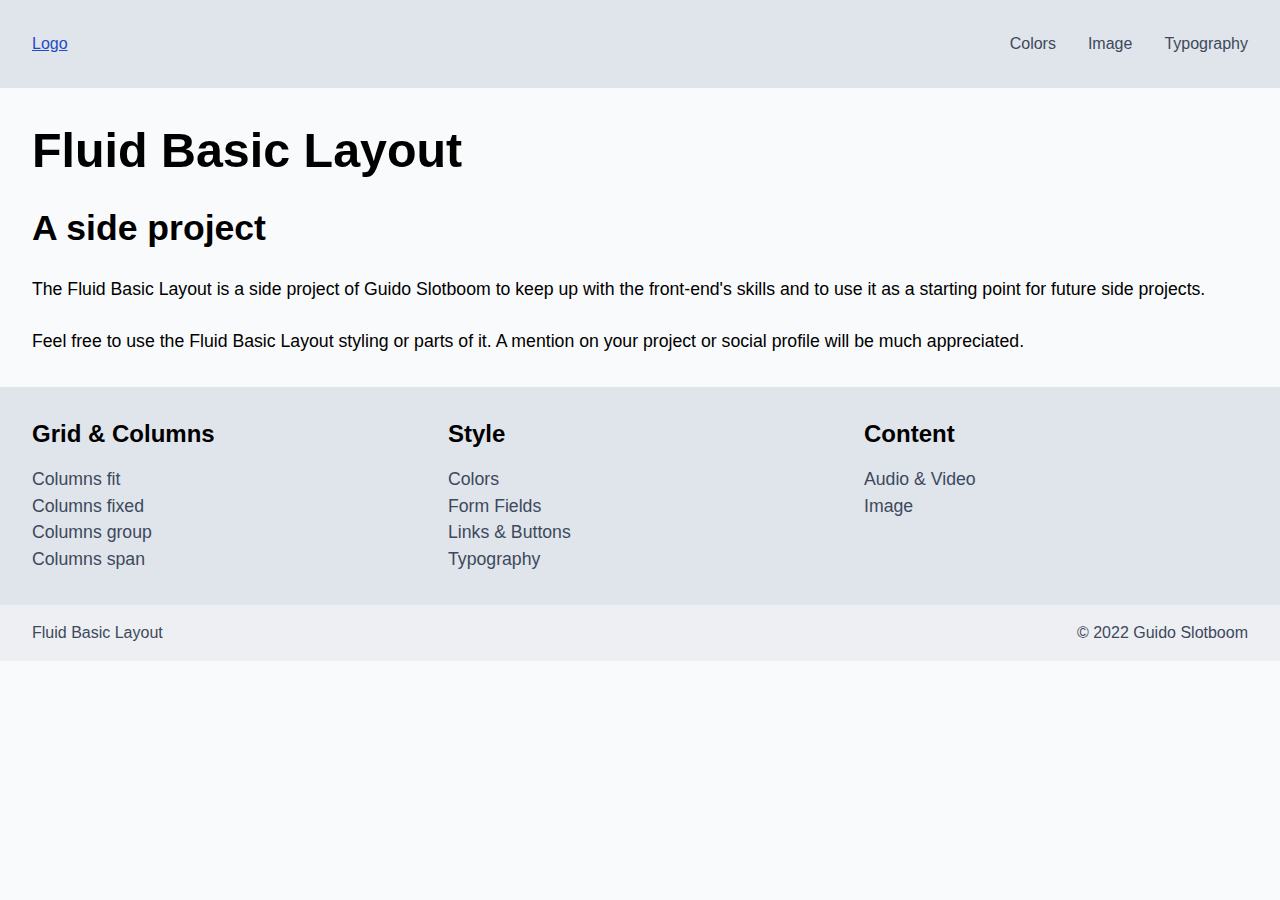
<file: index.html>
<!DOCTYPE html>
<html>
<head>
    <title>Fluid Basic Layout</title>
    <meta name="viewport" content="width=device-width, initial-scale=1">
    <link rel="stylesheet" href="assets/css/reset.css">
    <link rel="stylesheet" href="assets/css/variables.css">
    <link rel="stylesheet" href="assets/css/layout.css">
    <link rel="stylesheet" href="assets/css/base.css">
    <link rel="stylesheet" href="assets/css/typography.css">
    <link rel="stylesheet" href="assets/css/theme.css">
    <link rel="stylesheet" href="assets/css/utilities.css">
</head>
<body>
<div class="page">
    <header class="page__header">
        <div class="header__row">
            <div class="flex">
                <a class="logo" href="index.html">Logo</a>
                <div>
                    <nav>
                        <a href="colors.html">Colors</a>
                        <a href="image.html">Image</a>
                        <a href="typography.html">Typography</a>
                    </nav>
                </div>
            </div>
        </div>
    </header>
    <div class="page__content">
        <div class="content__row">

            <div class="grid grid-cols">
                <div class="col col-span-12">
                    <h1>Fluid Basic Layout</h1>

                    <h2>A side project</h2>
                    <p>The Fluid Basic Layout is a side project of Guido Slotboom to keep up with the front-end's skills and to use it as a starting point for future side projects.</p>
                    <p>Feel free to use the Fluid Basic Layout styling or parts of it. A mention on your project or social profile will be much appreciated.</p>
                </div>
            </div>

        </div>
    </div>
    <footer class="page__footer">

        <div class="footer__row">
            <div class="grid grid-cols">
                <div class="col col-span-4">
                    <h4>Grid &amp; Columns</h4>
                    <ul>
                        <li><a href="columns-fit.html">Columns fit</a></li>
                        <li><a href="columns-fixed.html">Columns fixed</a></li>
                        <li><a href="columns-group.html">Columns group</a></li>
                        <li><a href="columns-span.html">Columns span</a></li>
                    </ul>
                </div>
                <div class="col col-span-4">
                    <h4>Style</h4>
                    <ul>
                        <li><a href="colors.html">Colors</a></li>
                        <li><a href="form-fields.html">Form Fields</a></li>
                        <li><a href="links-buttons.html">Links &amp; Buttons</a></li>
                        <li><a href="typography.html">Typography</a></li>
                    </ul>
                </div>
                <div class="col col-span-4">
                    <h4>Content</h4>
                    <ul>
                        <li><a href="audio-video.html">Audio &amp; Video</a></li>
                        <li><a href="image.html">Image</a></li>
                    </ul>
                </div>
            </div>
        </div>

        <div class="footer__row">
            <div class="flex">
                <div>
                    <a href="https://github.com/guidoslotboom/fluid-basic-layout" target="_blank">Fluid Basic Layout</a>
                </div>
                <div>
                    <a href="https://github.com/guidoslotboom" target="_blank">© 2022 Guido Slotboom</a>
                </div>
            </div>
        </div>

    </footer>
</div>
</body>
</html>
</file>
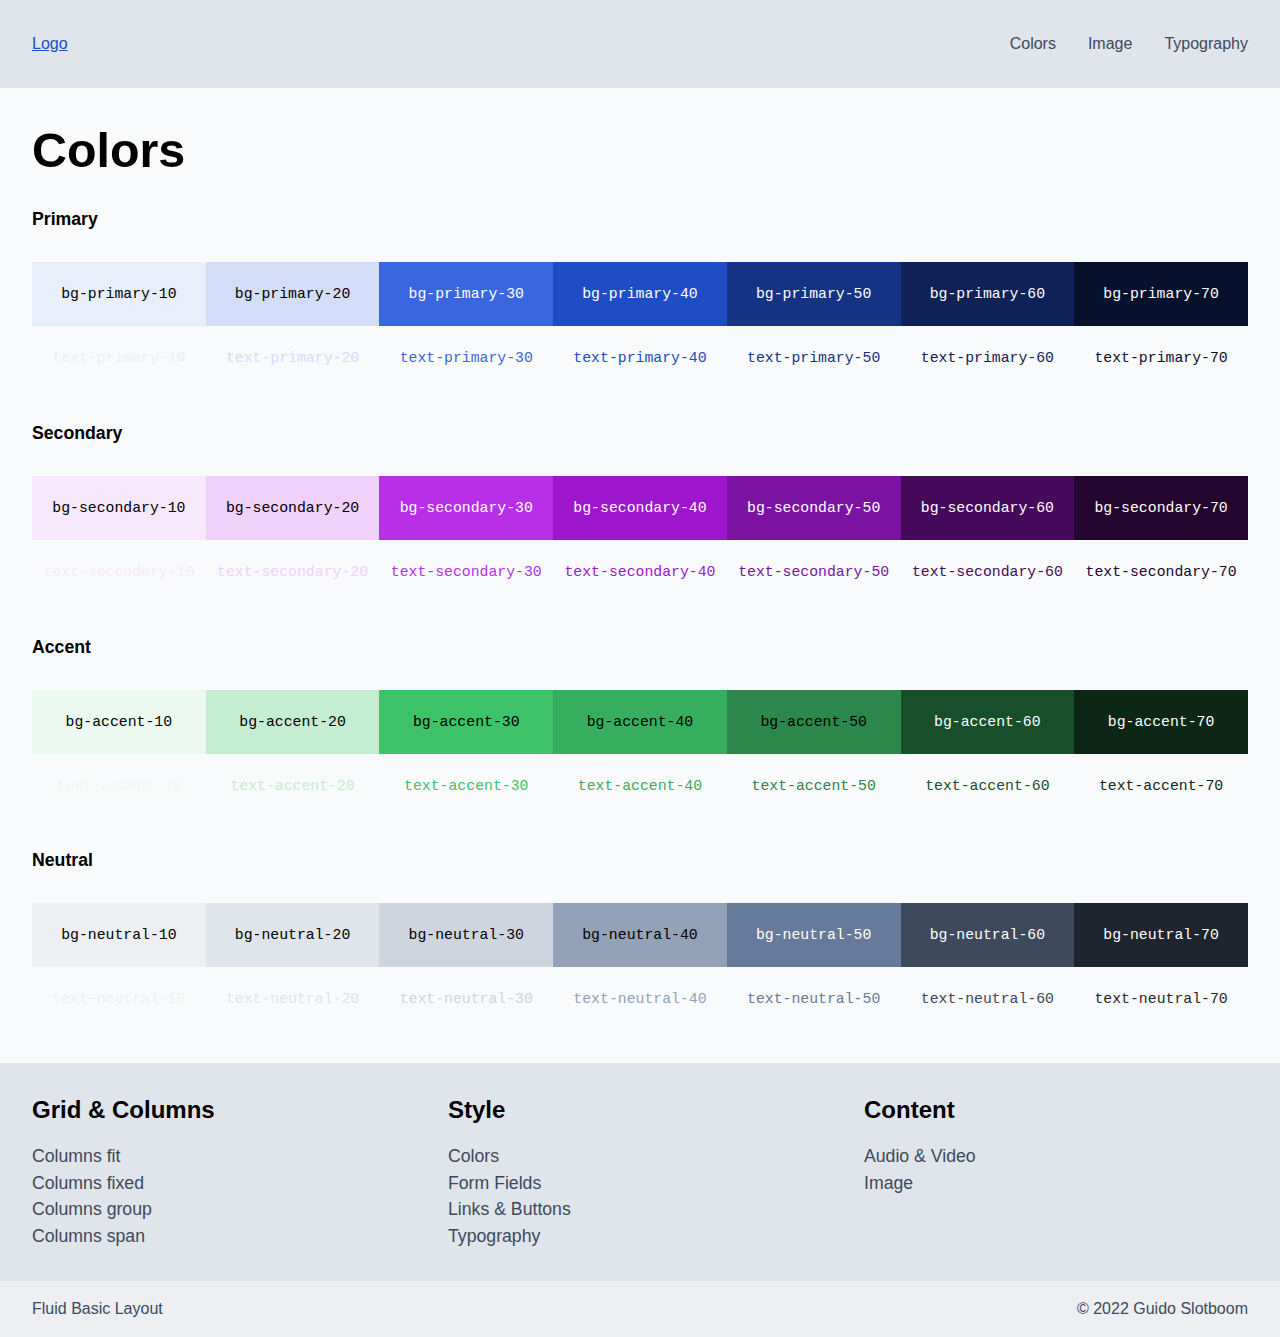
<file: colors.html>
<!DOCTYPE html>
<html>
<head>
    <title>Fluid Basic Layout</title>
    <meta name="viewport" content="width=device-width, initial-scale=1">
    <link rel="stylesheet" href="assets/css/reset.css">
    <link rel="stylesheet" href="assets/css/variables.css">
    <link rel="stylesheet" href="assets/css/layout.css">
    <link rel="stylesheet" href="assets/css/base.css">
    <link rel="stylesheet" href="assets/css/typography.css">
    <link rel="stylesheet" href="assets/css/theme.css">
    <link rel="stylesheet" href="assets/css/utilities.css">
</head>
<body>
<div class="page">
    <header class="page__header">
        <div class="header__row">
            <div class="flex">
                <a class="logo" href="index.html">Logo</a>
                <div>
                    <nav>
                        <a href="colors.html">Colors</a>
                        <a href="image.html">Image</a>
                        <a href="typography.html">Typography</a>
                    </nav>
                </div>
            </div>
        </div>
    </header>
    <div class="page__content">
        <div class="content__row">
            
            <div class="grid grid-cols">
                <div class="col col-span-12">

                    <h1>Colors</h1>

                    <p><strong>Primary</strong></p>

                    <div class="colors text-code">
                        <div class="bg-primary-10">bg-primary-10</div>
                        <div class="bg-primary-20">bg-primary-20</div>
                        <div class="bg-primary-30">bg-primary-30</div>
                        <div class="bg-primary-40">bg-primary-40</div>
                        <div class="bg-primary-50">bg-primary-50</div>
                        <div class="bg-primary-60">bg-primary-60</div>
                        <div class="bg-primary-70">bg-primary-70</div>
                    </div>

                    <div class="colors text-code">
                        <div class="text-primary-10">text-primary-10</div>
                        <div class="text-primary-20">text-primary-20</div>
                        <div class="text-primary-30">text-primary-30</div>
                        <div class="text-primary-40">text-primary-40</div>
                        <div class="text-primary-50">text-primary-50</div>
                        <div class="text-primary-60">text-primary-60</div>
                        <div class="text-primary-70">text-primary-70</div>
                    </div>

                    <p><strong>Secondary</strong></p>

                    <div class="colors text-code">
                        <div class="bg-secondary-10">bg-secondary-10</div>
                        <div class="bg-secondary-20">bg-secondary-20</div>
                        <div class="bg-secondary-30">bg-secondary-30</div>
                        <div class="bg-secondary-40">bg-secondary-40</div>
                        <div class="bg-secondary-50">bg-secondary-50</div>
                        <div class="bg-secondary-60">bg-secondary-60</div>
                        <div class="bg-secondary-70">bg-secondary-70</div>
                    </div>

                    <div class="colors text-code">
                        <div class="text-secondary-10">text-secondary-10</div>
                        <div class="text-secondary-20">text-secondary-20</div>
                        <div class="text-secondary-30">text-secondary-30</div>
                        <div class="text-secondary-40">text-secondary-40</div>
                        <div class="text-secondary-50">text-secondary-50</div>
                        <div class="text-secondary-60">text-secondary-60</div>
                        <div class="text-secondary-70">text-secondary-70</div>
                    </div>

                    <p><strong>Accent</strong></p>

                    <div class="colors text-code">
                        <div class="bg-accent-10">bg-accent-10</div>
                        <div class="bg-accent-20">bg-accent-20</div>
                        <div class="bg-accent-30">bg-accent-30</div>
                        <div class="bg-accent-40">bg-accent-40</div>
                        <div class="bg-accent-50">bg-accent-50</div>
                        <div class="bg-accent-60">bg-accent-60</div>
                        <div class="bg-accent-70">bg-accent-70</div>
                    </div>

                    <div class="colors text-code">
                        <div class="text-accent-10">text-accent-10</div>
                        <div class="text-accent-20">text-accent-20</div>
                        <div class="text-accent-30">text-accent-30</div>
                        <div class="text-accent-40">text-accent-40</div>
                        <div class="text-accent-50">text-accent-50</div>
                        <div class="text-accent-60">text-accent-60</div>
                        <div class="text-accent-70">text-accent-70</div>
                    </div>

                    <p><strong>Neutral</strong></p>

                    <div class="colors text-code">
                        <div class="bg-neutral-10">bg-neutral-10</div>
                        <div class="bg-neutral-20">bg-neutral-20</div>
                        <div class="bg-neutral-30">bg-neutral-30</div>
                        <div class="bg-neutral-40">bg-neutral-40</div>
                        <div class="bg-neutral-50">bg-neutral-50</div>
                        <div class="bg-neutral-60">bg-neutral-60</div>
                        <div class="bg-neutral-70">bg-neutral-70</div>
                    </div>

                    <div class="colors text-code">
                        <div class="text-neutral-10">text-neutral-10</div>
                        <div class="text-neutral-20">text-neutral-20</div>
                        <div class="text-neutral-30">text-neutral-30</div>
                        <div class="text-neutral-40">text-neutral-40</div>
                        <div class="text-neutral-50">text-neutral-50</div>
                        <div class="text-neutral-60">text-neutral-60</div>
                        <div class="text-neutral-70">text-neutral-70</div>
                    </div>

                </div>
            </div>

        </div>
    </div>
    <footer class="page__footer">

        <div class="footer__row">
            <div class="grid grid-cols">
                <div class="col col-span-4">
                    <h4>Grid &amp; Columns</h4>
                    <ul>
                        <li><a href="columns-fit.html">Columns fit</a></li>
                        <li><a href="columns-fixed.html">Columns fixed</a></li>
                        <li><a href="columns-group.html">Columns group</a></li>
                        <li><a href="columns-span.html">Columns span</a></li>
                    </ul>
                </div>
                <div class="col col-span-4">
                    <h4>Style</h4>
                    <ul>
                        <li><a href="colors.html">Colors</a></li>
                        <li><a href="form-fields.html">Form Fields</a></li>
                        <li><a href="links-buttons.html">Links &amp; Buttons</a></li>
                        <li><a href="typography.html">Typography</a></li>
                    </ul>
                </div>
                <div class="col col-span-4">
                    <h4>Content</h4>
                    <ul>
                        <li><a href="audio-video.html">Audio &amp; Video</a></li>
                        <li><a href="image.html">Image</a></li>
                    </ul>
                </div>
            </div>
        </div>

        <div class="footer__row">
            <div class="flex">
                <div>
                    <a href="https://github.com/guidoslotboom/fluid-basic-layout" target="_blank">Fluid Basic Layout</a>
                </div>
                <div>
                    <a href="https://github.com/guidoslotboom" target="_blank">© 2022 Guido Slotboom</a>
                </div>
            </div>
        </div>

    </footer>
</div>
</body>
</html>
</file>
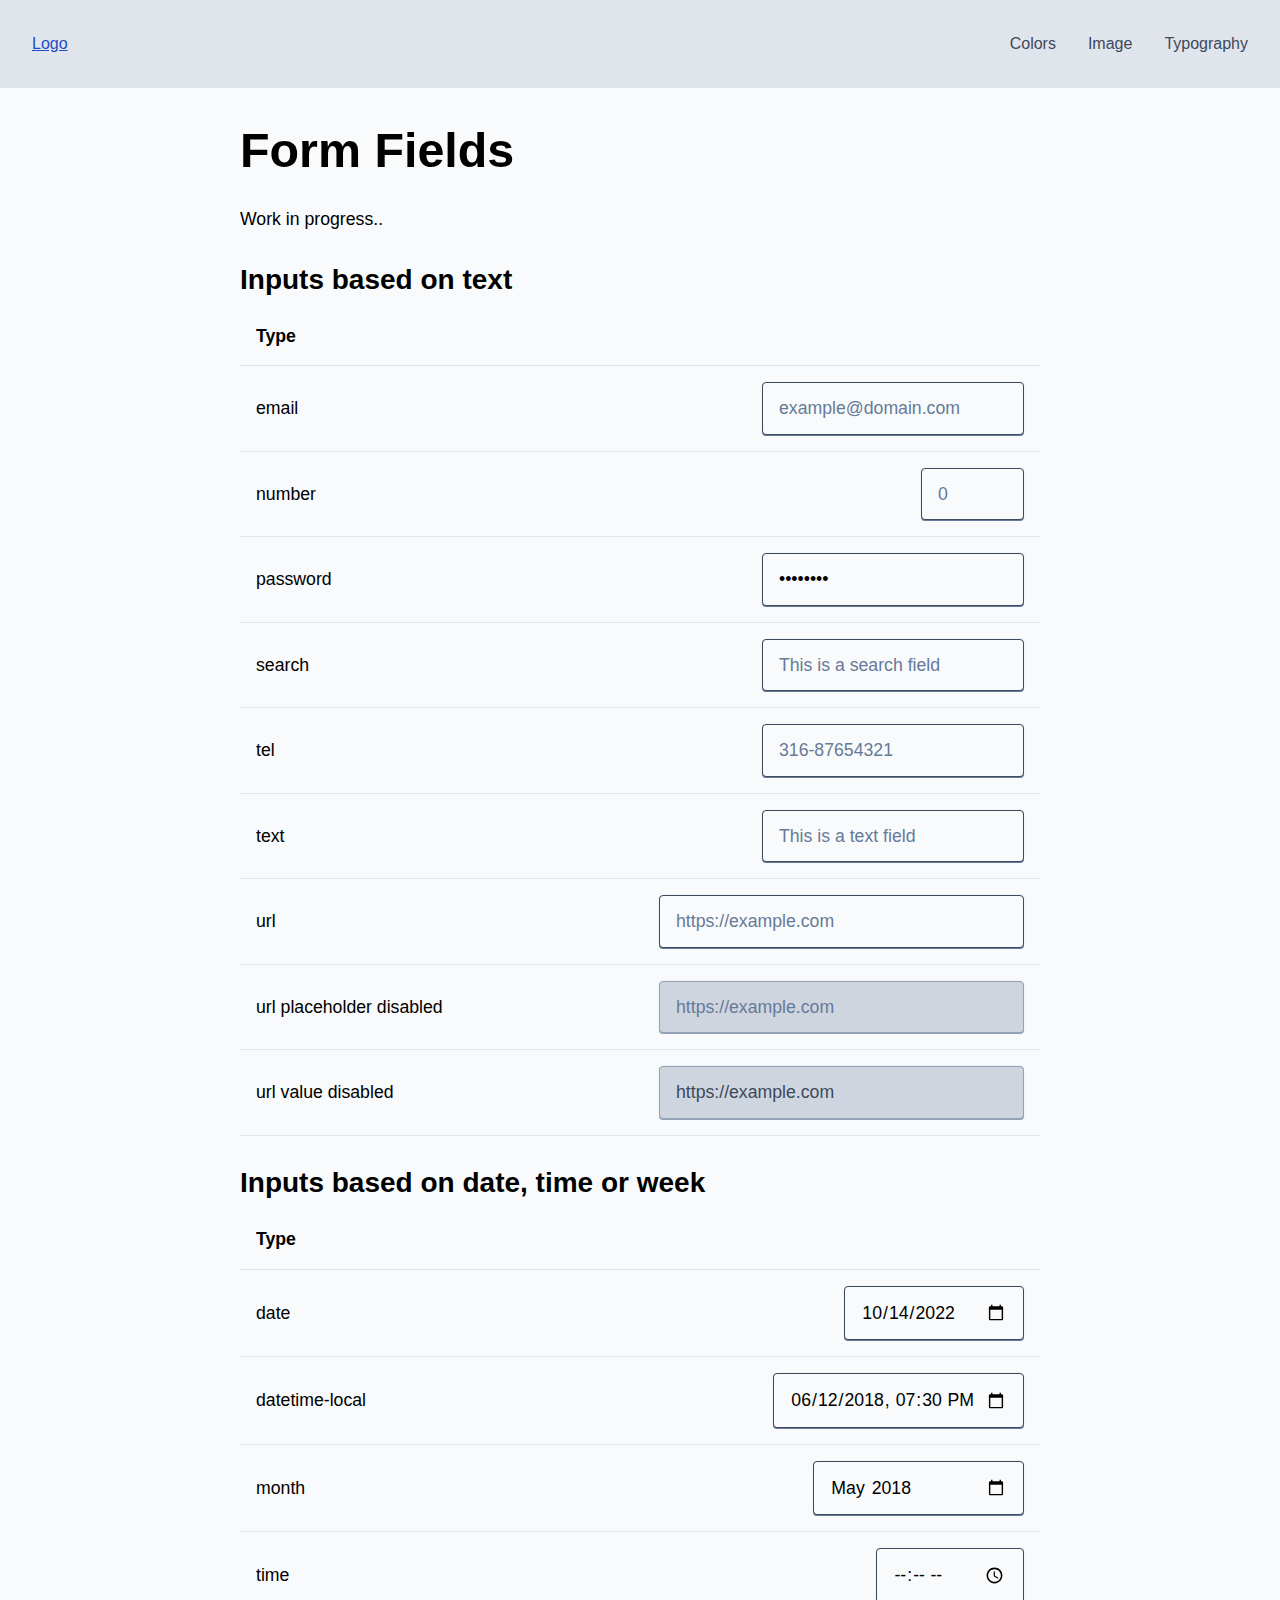
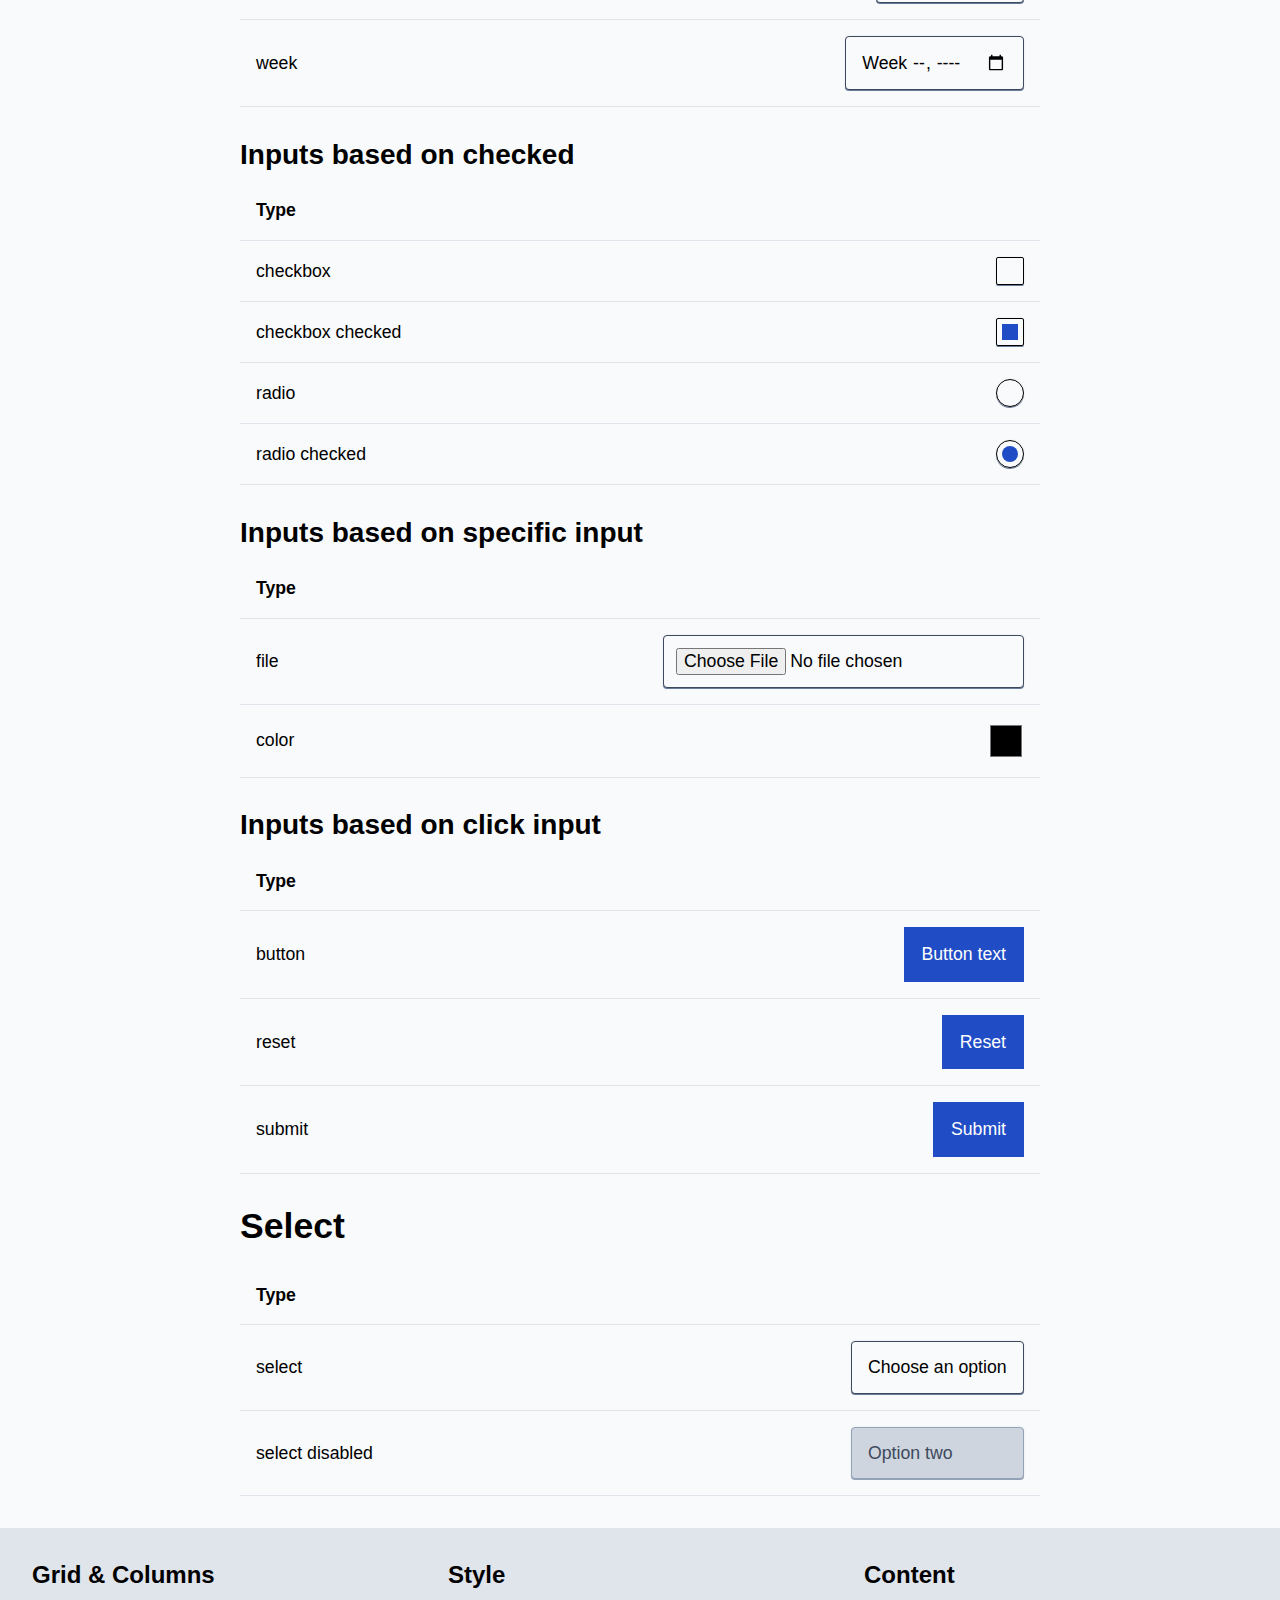
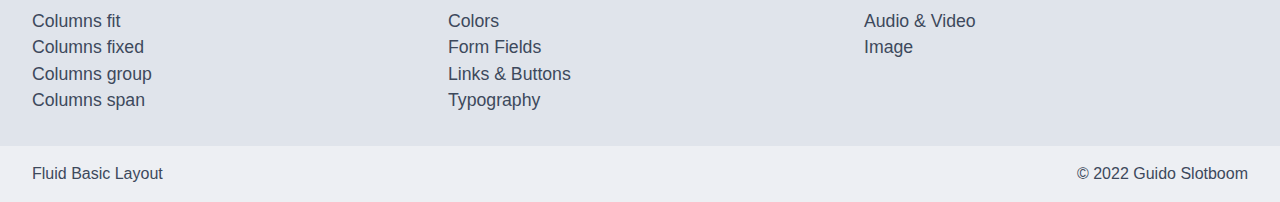
<file: form-fields.html>
<!DOCTYPE html>
<html>
<head>
    <title>Fluid Basic Layout</title>
    <meta name="viewport" content="width=device-width, initial-scale=1">
    <link rel="stylesheet" href="assets/css/reset.css">
    <link rel="stylesheet" href="assets/css/variables.css">
    <link rel="stylesheet" href="assets/css/layout.css">
    <link rel="stylesheet" href="assets/css/base.css">
    <link rel="stylesheet" href="assets/css/typography.css">
    <link rel="stylesheet" href="assets/css/theme.css">
    <link rel="stylesheet" href="assets/css/utilities.css">
</head>
<body>
<div class="page">
    <header class="page__header">
        <div class="header__row">
            <div class="flex">
                <a class="logo" href="index.html">Logo</a>
                <div>
                    <nav>
                        <a href="colors.html">Colors</a>
                        <a href="image.html">Image</a>
                        <a href="typography.html">Typography</a>
                    </nav>
                </div>
            </div>
        </div>
    </header>
    <div class="page__content">
        <div class="content__row">
            
            <div class="grid grid-cols">
                <div class="col col-3-span-8">

                    <h1>Form Fields</h1>

                    <p>Work in progress..</p>

                    <h3>Inputs based on text</h3>

                    <ul class="list-style-none theme-example-list">
                        <li><strong>Type</strong></li>
                        <li>
                            <span class="theme-example-class">email</span>
                            <input type="email" placeholder="example@domain.com">
                        </li>
                        
                        <li>
                            <span class="theme-example-class">number</span>
                            <input type="number" name="field-number" min="1" max="100" placeholder="0">
                        </li>
                        <li>
                            <span class="theme-example-class">password</span>
                            <input type="password" name="field-password" minlength="8" value="12345678" required>
                        </li>
                        
                        <li>
                            <span class="theme-example-class">search</span>
                            <input type="search" name="field-search" placeholder="This is a search field">
                        </li>
                        
                        <li>
                            <span class="theme-example-class">tel</span>
                            <input type="tel" name="field-tel" pattern="[0-9]{3}-[0-9]{8}" placeholder="316-87654321">
                        </li>
                        <li>
                            <span class="theme-example-class">text</span>
                            <input type="text" name="field-text" placeholder="This is a text field">
                        </li>
                        <li>
                            <span class="theme-example-class">url</span>
                            <input type="url" name="field-url" placeholder="https://example.com" pattern="https://.*" size="30">
                        </li>
                        <li>
                            <span class="theme-example-class">url placeholder disabled</span>
                            <input type="url" name="field-url" placeholder="https://example.com" pattern="https://.*" size="30" disabled="disabled">
                        </li>
                        <li>
                            <span class="theme-example-class">url value disabled</span>
                            <input type="url" name="field-url" value="https://example.com" pattern="https://.*" size="30" disabled>
                        </li>
                    </ul>

                    <h3>Inputs based on date, time or week</h3>

                    <ul class="list-style-none theme-example-list">
                        <li><strong>Type</strong></li>
                        <li>
                            <span class="theme-example-class">date</span>
                            <input type="date" value="2022-10-14">
                        </li>
                        <li>
                            <span class="theme-example-class">datetime-local</span>
                            <input type="datetime-local" name="meeting-time" value="2018-06-12T19:30" min="2018-06-07T00:00" max="2018-06-14T00:00">
                        </li>
                        <li>
                            <span class="theme-example-class">month</span>
                            <input type="month" name="field-moth" min="2018-03" value="2018-05">
                        </li>
                        <li>
                            <span class="theme-example-class">time</span>
                            <input type="time" name="field-time" min="09:00" max="18:00">
                        </li>
                        <li>
                            <span class="theme-example-class">week</span>
                            <input type="week" name="field-week" min="2018-W18" max="2018-W26">
                        </li>
                    </ul>

                    <h3>Inputs based on checked</h3>

                    <ul class="list-style-none theme-example-list">
                        <li><strong>Type</strong></li>
                        <li>
                            <span class="theme-example-class">checkbox</span>
                            <input type="checkbox" name="field-checkbox" value="Field checkbox">
                        </li>
                        <li>
                            <span class="theme-example-class">checkbox checked</span>
                            <input type="checkbox" name="field-checkbox" value="Field checkbox" checked>
                        </li>
                        <li>
                            <span class="theme-example-class">radio</span>
                            <input type="radio" name="field-radio" value="Field radio">
                        </li>
                        <li>
                            <span class="theme-example-class">radio checked</span>
                            <input type="radio" name="field-radio" value="Field radio" checked>
                        </li>
                    </ul>

                    <h3>Inputs based on specific input</h3>

                    <ul class="list-style-none theme-example-list">
                        <li><strong>Type</strong></li>
                        <li>
                            <span class="theme-example-class">file</span>
                            <input type="file" name="field-file" accept="image/png, image/jpeg">
                        </li>
                        <li>
                            <span class="theme-example-class">color</span>
                            <input type="color" value="#000000">
                        </li>
                    </ul>

                    <h3>Inputs based on click input</h3>

                    <ul class="list-style-none theme-example-list">
                        <li><strong>Type</strong></li>
                        <li>
                            <span class="theme-example-class">button</span>
                            <input type="button" value="Button text">
                        </li>
                        <li>
                            <span class="theme-example-class">reset</span>
                            <input type="reset" value="Reset">
                        </li>
                        <li>
                            <span class="theme-example-class">submit</span>
                            <input type="submit" value="Submit">
                        </li>
                    </ul>

                    <h2>Select</h2>

                    <ul class="list-style-none theme-example-list">
                        <li><strong>Type</strong></li>
                        <li>
                            <span class="theme-example-class">select</span>
                            <div class="field-select">
                                <select name="options">
                                    <option value="">Choose an option</option>
                                    <option value="option one">Option one</option>
                                    <option value="option two">Option two</option>
                                    <option value="option three">Option three</option>
                                    <option value="option four">Option four</option>
                                </select>
                            </div>
                        </li>
                        <li>
                            <span class="theme-example-class">select disabled</span>
                            <select name="options" disabled>
                                <option value="">Choose an option</option>
                                <option value="option one">Option one</option>
                                <option value="option two" selected>Option two</option>
                                <option value="option three">Option three</option>
                                <option value="option four">Option four</option>
                            </select>
                        </li>
                    </ul>
                </div>
            </div>

        </div>
    </div>
    <footer class="page__footer">

        <div class="footer__row">
            <div class="grid grid-cols">
                <div class="col col-span-4">
                    <h4>Grid &amp; Columns</h4>
                    <ul>
                        <li><a href="columns-fit.html">Columns fit</a></li>
                        <li><a href="columns-fixed.html">Columns fixed</a></li>
                        <li><a href="columns-group.html">Columns group</a></li>
                        <li><a href="columns-span.html">Columns span</a></li>
                    </ul>
                </div>
                <div class="col col-span-4">
                    <h4>Style</h4>
                    <ul>
                        <li><a href="colors.html">Colors</a></li>
                        <li><a href="form-fields.html">Form Fields</a></li>
                        <li><a href="links-buttons.html">Links &amp; Buttons</a></li>
                        <li><a href="typography.html">Typography</a></li>
                    </ul>
                </div>
                <div class="col col-span-4">
                    <h4>Content</h4>
                    <ul>
                        <li><a href="audio-video.html">Audio &amp; Video</a></li>
                        <li><a href="image.html">Image</a></li>
                    </ul>
                </div>
            </div>
        </div>

        <div class="footer__row">
            <div class="flex">
                <div>
                    <a href="https://github.com/guidoslotboom/fluid-basic-layout" target="_blank">Fluid Basic Layout</a>
                </div>
                <div>
                    <a href="https://github.com/guidoslotboom" target="_blank">© 2022 Guido Slotboom</a>
                </div>
            </div>
        </div>

    </footer>
</div>
</body>
</html>
</file>
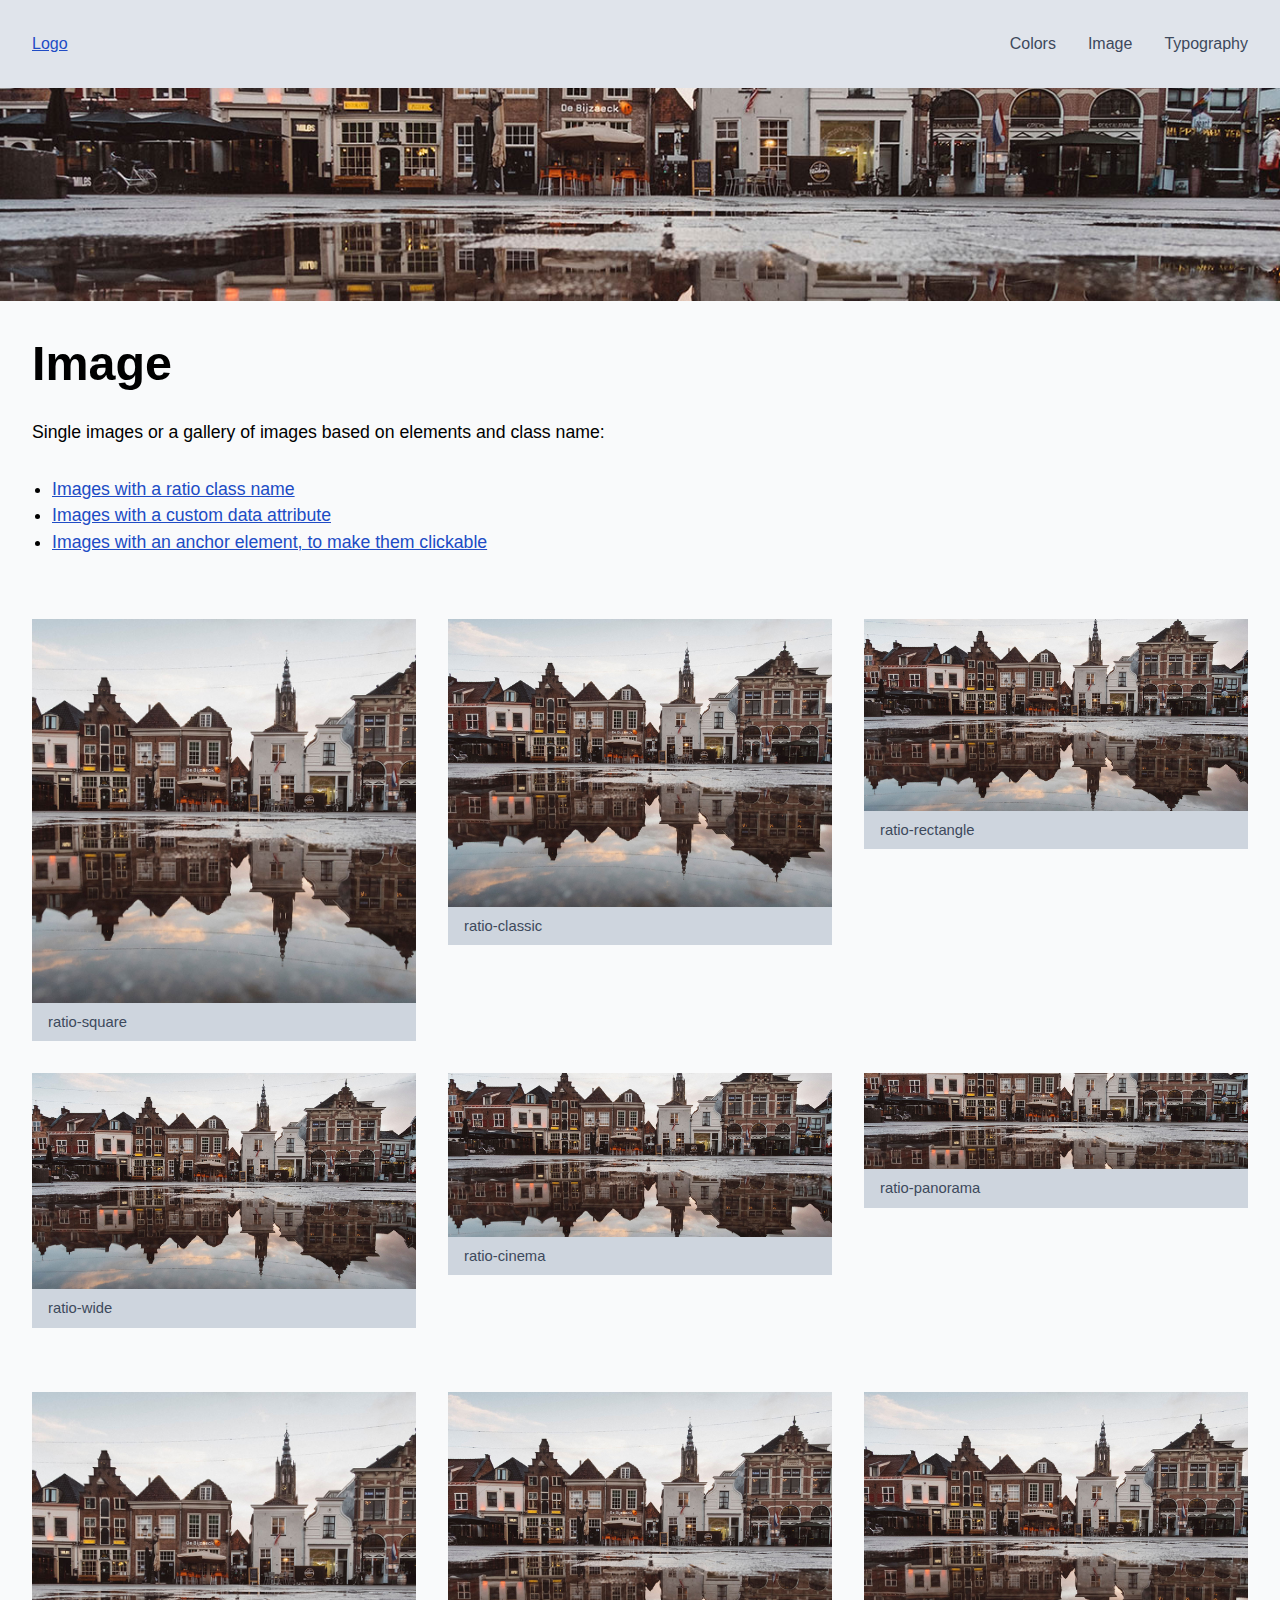
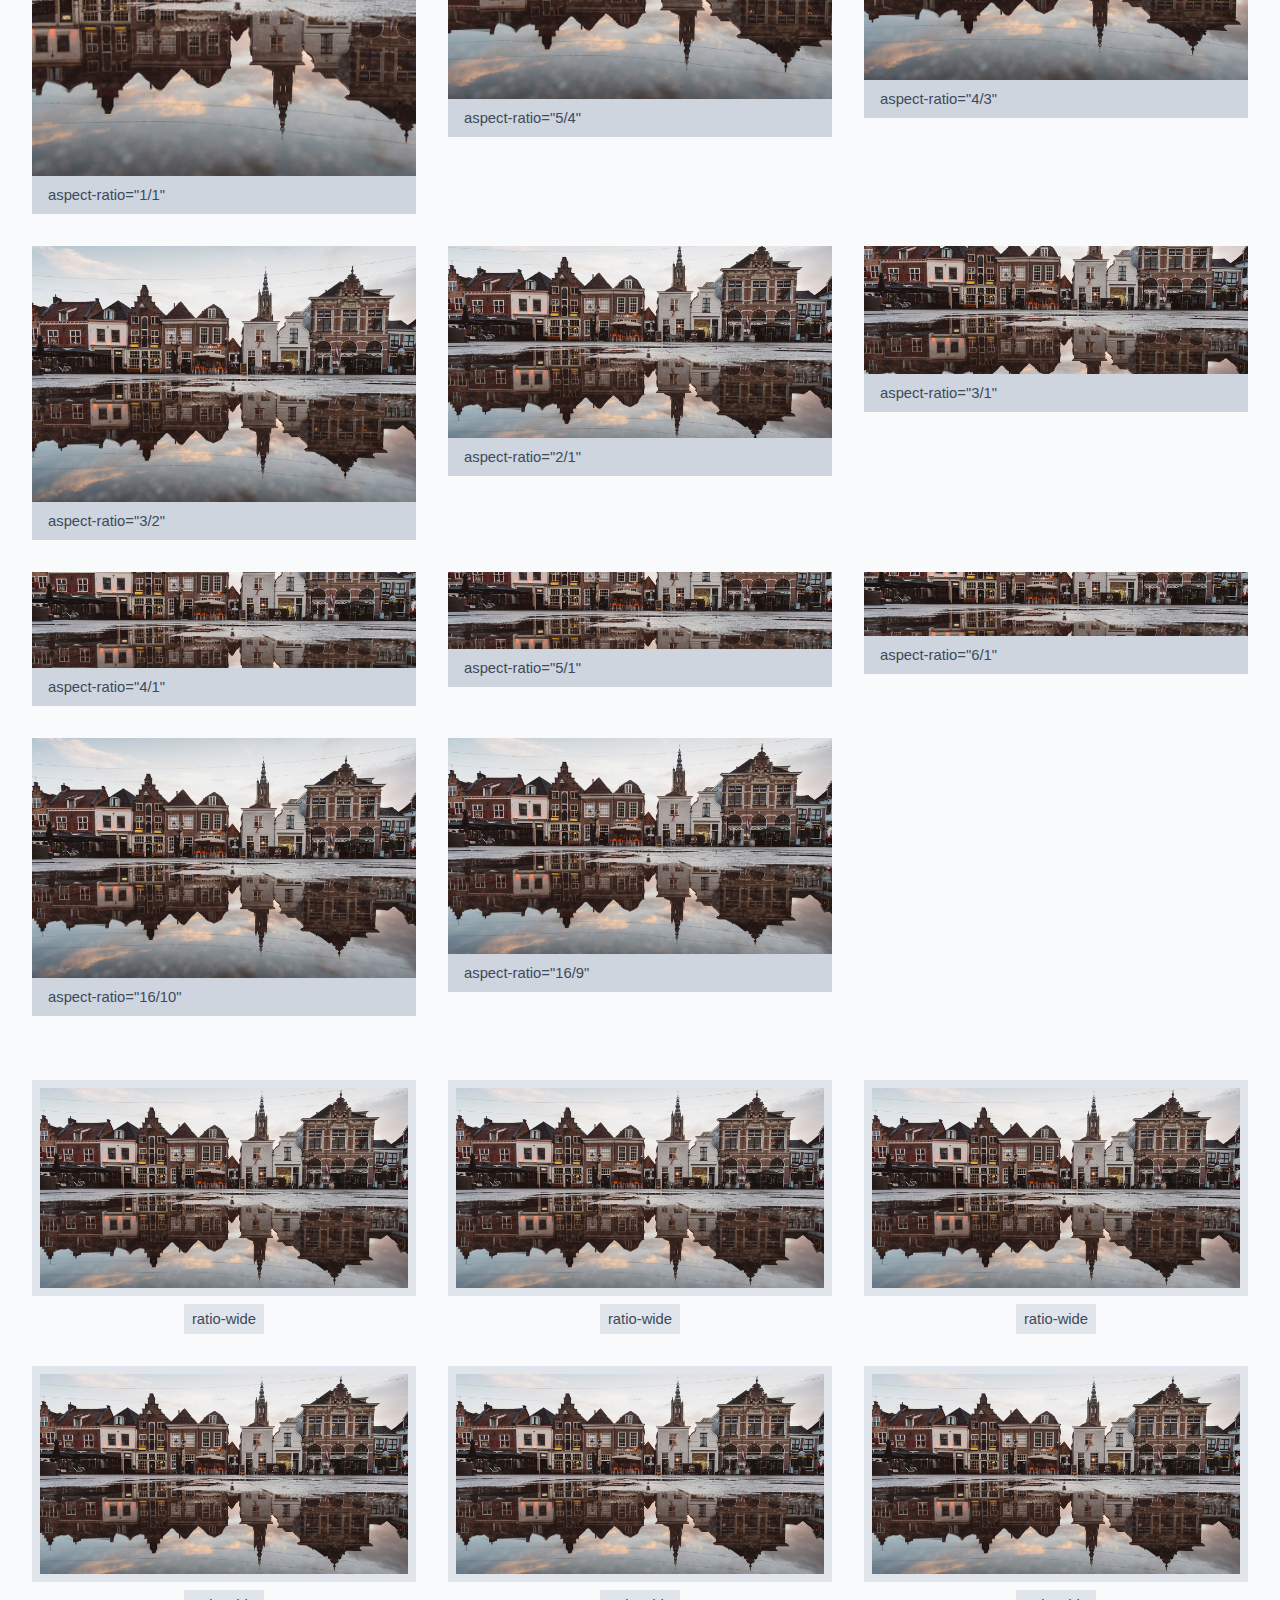
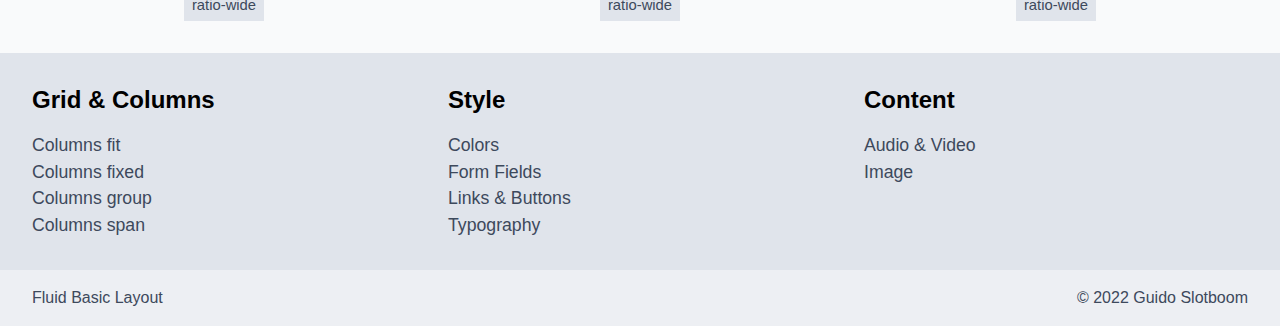
<file: image.html>
<!DOCTYPE html>
<html>
<head>
    <title>Fluid Basic Layout</title>
    <meta name="viewport" content="width=device-width, initial-scale=1">
    <link rel="stylesheet" href="assets/css/reset.css">
    <link rel="stylesheet" href="assets/css/variables.css">
    <link rel="stylesheet" href="assets/css/layout.css">
    <link rel="stylesheet" href="assets/css/base.css">
    <link rel="stylesheet" href="assets/css/typography.css">
    <link rel="stylesheet" href="assets/css/theme.css">
    <link rel="stylesheet" href="assets/css/utilities.css">
</head>
<body>
<div class="page">
    <header class="page__header">
        <div class="header__row">
            <div class="flex">
                <a class="logo" href="index.html">Logo</a>
                <div>
                    <nav>
                        <a href="colors.html">Colors</a>
                        <a href="image.html">Image</a>
                        <a href="typography.html">Typography</a>
                    </nav>
                </div>
            </div>
        </div>
    </header>
    <div class="page__content">

        <div class="content__row">
            <figure>
                <img aspect-ratio="6/1" src="assets/images/mitchel-lensink-bH5b8o59vlI-unsplash.jpg"
            alt="Water reflection of Amersfoort">
            </figure>
        </div>

        <div class="content__row">
            
            <div class="grid grid-cols">
                <div class="col col-span-12">

                    <h1>Image</h1>

                    <p>Single images or a gallery of images based on elements and class name:</p>

                    <ul>
                        <li><a href="#ratio-class">Images with a ratio class name</a></li>
                        <li><a href="#data-attribute">Images with a custom data attribute</a></li>
                        <li><a href="#anchor-element">Images with an anchor element, to make them clickable</a></li>
                    </ul>

                </div>
            </div>

            <div id="ratio-class" class="grid grid-cols-fit-md">
                <div class="col">
                    <figure>
                        <img class="ratio-square" src="assets/images/mitchel-lensink-bH5b8o59vlI-unsplash.jpg"
                             alt="Water reflection of Amersfoort">
                        <figcaption>ratio-square</figcaption>
                    </figure>
                </div>
                <div class="col">
                    <figure>
                        <img class="ratio-classic" src="assets/images/mitchel-lensink-bH5b8o59vlI-unsplash.jpg"
                             alt="Water reflection of Amersfoort">
                        <figcaption>ratio-classic</figcaption>
                    </figure>
                </div>
                <div class="col">
                    <figure>
                        <img class="ratio-rectangle" src="assets/images/mitchel-lensink-bH5b8o59vlI-unsplash.jpg"
                             alt="Water reflection of Amersfoort">
                        <figcaption>ratio-rectangle</figcaption>
                    </figure>
                </div>
                <div class="col">
                    <figure>
                        <img class="ratio-wide" src="assets/images/mitchel-lensink-bH5b8o59vlI-unsplash.jpg"
                             alt="Water reflection of Amersfoort">
                        <figcaption>ratio-wide</figcaption>
                    </figure>
                </div>
                <div class="col">
                    <figure>
                        <img class="ratio-cinema" src="assets/images/mitchel-lensink-bH5b8o59vlI-unsplash.jpg"
                             alt="Water reflection of Amersfoort">
                        <figcaption>ratio-cinema</figcaption>
                    </figure>
                </div>
                <div class="col">
                    <figure>
                        <img class="ratio-panorama" src="assets/images/mitchel-lensink-bH5b8o59vlI-unsplash.jpg"
                             alt="Water reflection of Amersfoort">
                        <figcaption>ratio-panorama</figcaption>
                    </figure>
                </div>
            </div>

            <div id="data-attribute" class="grid grid-cols-fit-md">
                <div class="col">
                    <figure>
                        <img aspect-ratio="1/1" src="assets/images/mitchel-lensink-bH5b8o59vlI-unsplash.jpg"
                             alt="Water reflection of Amersfoort">
                        <figcaption>aspect-ratio="1/1"</figcaption>
                    </figure>
                </div>
                <div class="col">
                    <figure>
                        <img aspect-ratio="5/4" src="assets/images/mitchel-lensink-bH5b8o59vlI-unsplash.jpg"
                             alt="Water reflection of Amersfoort">
                        <figcaption>aspect-ratio="5/4"</figcaption>
                    </figure>
                </div>
                <div class="col">
                    <figure>
                        <img aspect-ratio="4/3" src="assets/images/mitchel-lensink-bH5b8o59vlI-unsplash.jpg"
                             alt="Water reflection of Amersfoort">
                        <figcaption>aspect-ratio="4/3"</figcaption>
                    </figure>
                </div>
                <div class="col">
                    <figure>
                        <img aspect-ratio="3/2" src="assets/images/mitchel-lensink-bH5b8o59vlI-unsplash.jpg"
                             alt="Water reflection of Amersfoort">
                        <figcaption>aspect-ratio="3/2"</figcaption>
                    </figure>
                </div>
                <div class="col">
                    <figure>
                        <img aspect-ratio="2/1" src="assets/images/mitchel-lensink-bH5b8o59vlI-unsplash.jpg"
                             alt="Water reflection of Amersfoort">
                        <figcaption>aspect-ratio="2/1"</figcaption>
                    </figure>
                </div>
                <div class="col">
                    <figure>
                        <img aspect-ratio="3/1" src="assets/images/mitchel-lensink-bH5b8o59vlI-unsplash.jpg"
                             alt="Water reflection of Amersfoort">
                        <figcaption>aspect-ratio="3/1"</figcaption>
                    </figure>
                </div>
                
                <div class="col">
                    <figure>
                        <img aspect-ratio="4/1" src="assets/images/mitchel-lensink-bH5b8o59vlI-unsplash.jpg"
                             alt="Water reflection of Amersfoort">
                        <figcaption>aspect-ratio="4/1"</figcaption>
                    </figure>
                </div>
                <div class="col">
                    <figure>
                        <img aspect-ratio="5/1" src="assets/images/mitchel-lensink-bH5b8o59vlI-unsplash.jpg"
                             alt="Water reflection of Amersfoort">
                        <figcaption>aspect-ratio="5/1"</figcaption>
                    </figure>
                </div>
                <div class="col">
                    <figure>
                        <img aspect-ratio="6/1" src="assets/images/mitchel-lensink-bH5b8o59vlI-unsplash.jpg"
                             alt="Water reflection of Amersfoort">
                        <figcaption>aspect-ratio="6/1"</figcaption>
                    </figure>
                </div>
                <div class="col">
                    <figure>
                        <img aspect-ratio="16/10" src="assets/images/mitchel-lensink-bH5b8o59vlI-unsplash.jpg"
                             alt="Water reflection of Amersfoort">
                        <figcaption>aspect-ratio="16/10"</figcaption>
                    </figure>
                </div>
                <div class="col">
                    <figure>
                        <img aspect-ratio="16/9" src="assets/images/mitchel-lensink-bH5b8o59vlI-unsplash.jpg"
                             alt="Water reflection of Amersfoort">
                        <figcaption>aspect-ratio="16/9"</figcaption>
                    </figure>
                </div>
            </div>

            <div id="anchor-element" class="grid grid-cols-fit-md">
                <div class="col">
                    <figure>
                        <a href="#">
                            <img class="ratio-wide" src="assets/images/mitchel-lensink-bH5b8o59vlI-unsplash.jpg"
                                alt="Water reflection of Amersfoort">
                        </a>
                        <figcaption>ratio-wide</figcaption>
                    </figure>
                </div>
                <div class="col">
                    <figure>
                        <a href="#">
                            <img class="ratio-wide" src="assets/images/mitchel-lensink-bH5b8o59vlI-unsplash.jpg"
                                alt="Water reflection of Amersfoort">
                        </a>
                        <figcaption>ratio-wide</figcaption>
                    </figure>
                </div>
                <div class="col">
                    <figure>
                        <a href="#">
                            <img class="ratio-wide" src="assets/images/mitchel-lensink-bH5b8o59vlI-unsplash.jpg"
                                alt="Water reflection of Amersfoort">
                        </a>
                        <figcaption>ratio-wide</figcaption>
                    </figure>
                </div>
                <div class="col">
                    <figure>
                        <a href="#">
                            <img class="ratio-wide" src="assets/images/mitchel-lensink-bH5b8o59vlI-unsplash.jpg"
                                alt="Water reflection of Amersfoort">
                        </a>
                        <figcaption>ratio-wide</figcaption>
                    </figure>
                </div>
                <div class="col">
                    <figure>
                        <a href="#">
                            <img class="ratio-wide" src="assets/images/mitchel-lensink-bH5b8o59vlI-unsplash.jpg"
                                alt="Water reflection of Amersfoort">
                        </a>
                        <figcaption>ratio-wide</figcaption>
                    </figure>
                </div>
                <div class="col">
                    <figure>
                        <a href="#">
                            <img class="ratio-wide" src="assets/images/mitchel-lensink-bH5b8o59vlI-unsplash.jpg"
                                alt="Water reflection of Amersfoort">
                        </a>
                        <figcaption>ratio-wide</figcaption>
                    </figure>
                </div>
            </div>

        </div>

    </div>
    <footer class="page__footer">

        <div class="footer__row">
            <div class="grid grid-cols">
                <div class="col col-span-4">
                    <h4>Grid &amp; Columns</h4>
                    <ul>
                        <li><a href="columns-fit.html">Columns fit</a></li>
                        <li><a href="columns-fixed.html">Columns fixed</a></li>
                        <li><a href="columns-group.html">Columns group</a></li>
                        <li><a href="columns-span.html">Columns span</a></li>
                    </ul>
                </div>
                <div class="col col-span-4">
                    <h4>Style</h4>
                    <ul>
                        <li><a href="colors.html">Colors</a></li>
                        <li><a href="form-fields.html">Form Fields</a></li>
                        <li><a href="links-buttons.html">Links &amp; Buttons</a></li>
                        <li><a href="typography.html">Typography</a></li>
                    </ul>
                </div>
                <div class="col col-span-4">
                    <h4>Content</h4>
                    <ul>
                        <li><a href="audio-video.html">Audio &amp; Video</a></li>
                        <li><a href="image.html">Image</a></li>
                    </ul>
                </div>
            </div>
        </div>

        <div class="footer__row">
            <div class="flex">
                <div>
                    <a href="https://github.com/guidoslotboom/fluid-basic-layout" target="_blank">Fluid Basic Layout</a>
                </div>
                <div>
                    <a href="https://github.com/guidoslotboom" target="_blank">© 2022 Guido Slotboom</a>
                </div>
            </div>
        </div>

    </footer>
</div>
</body>
</html>
</file>
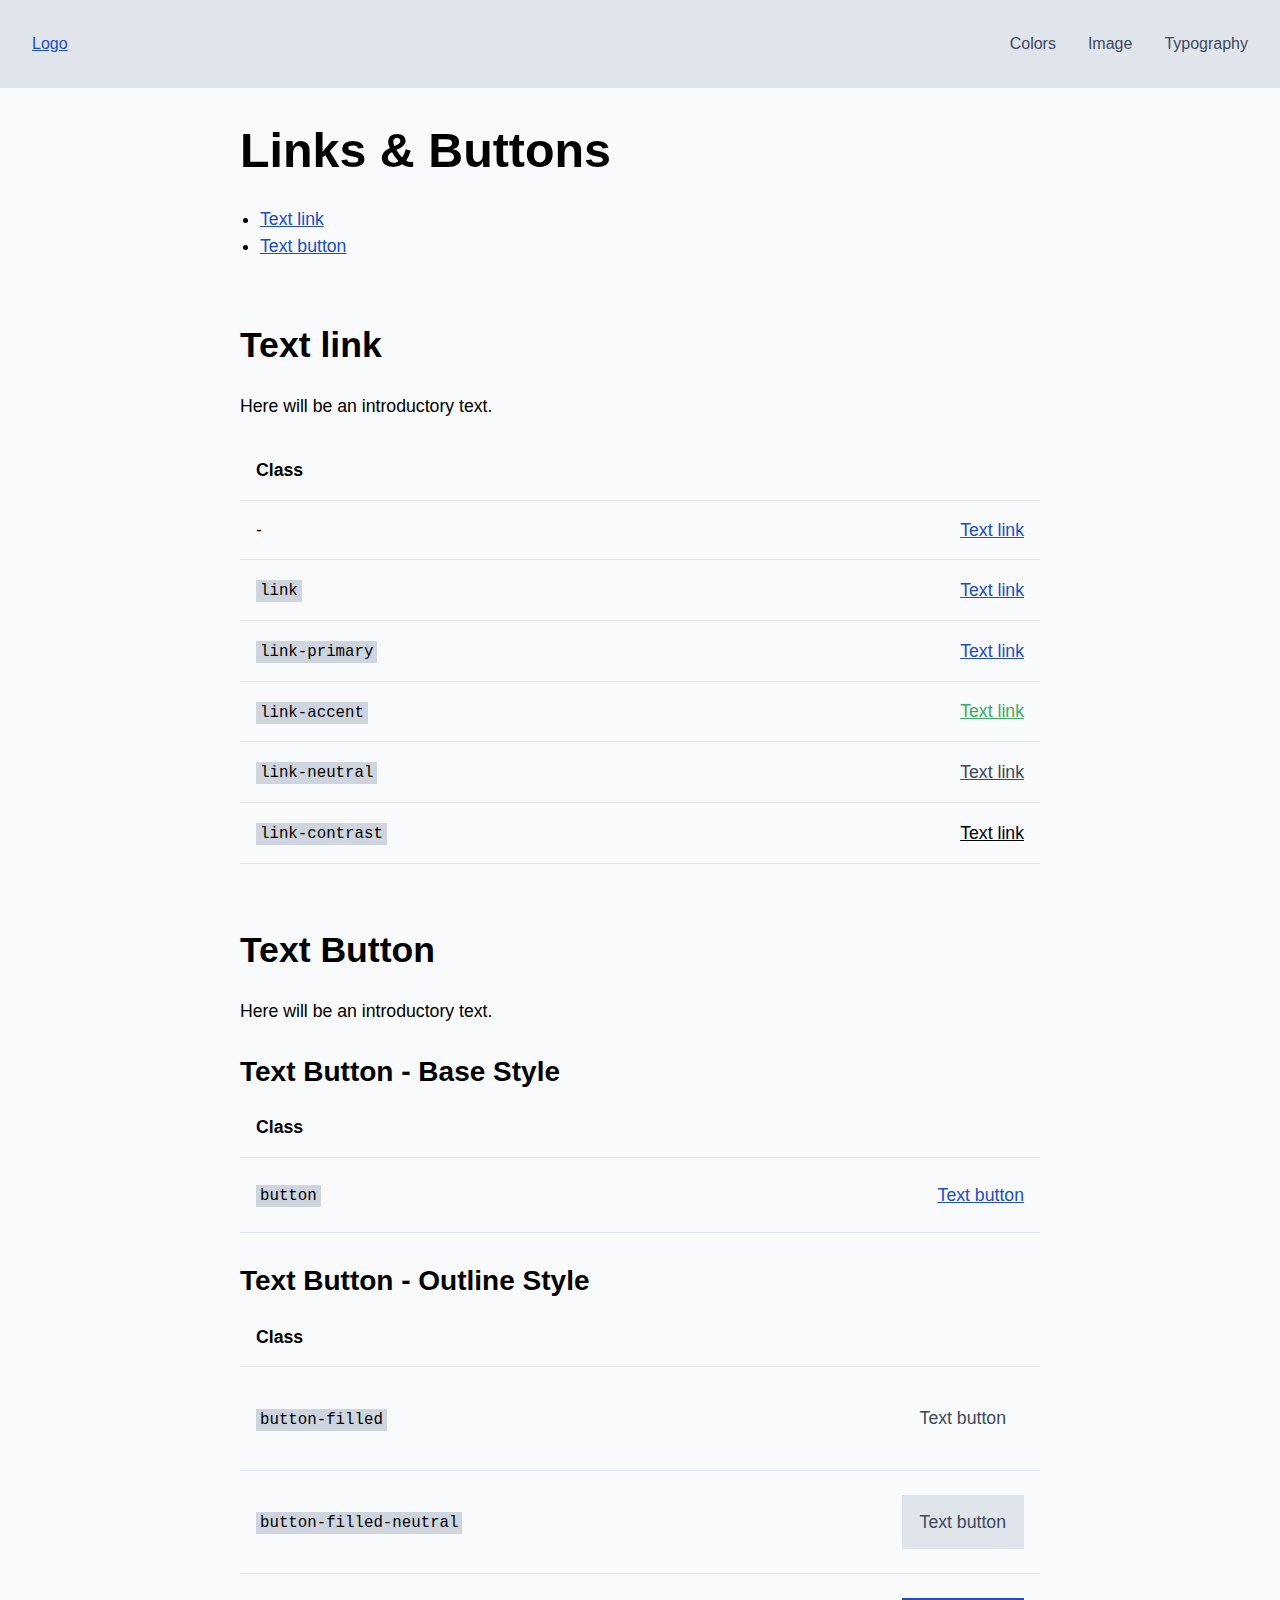
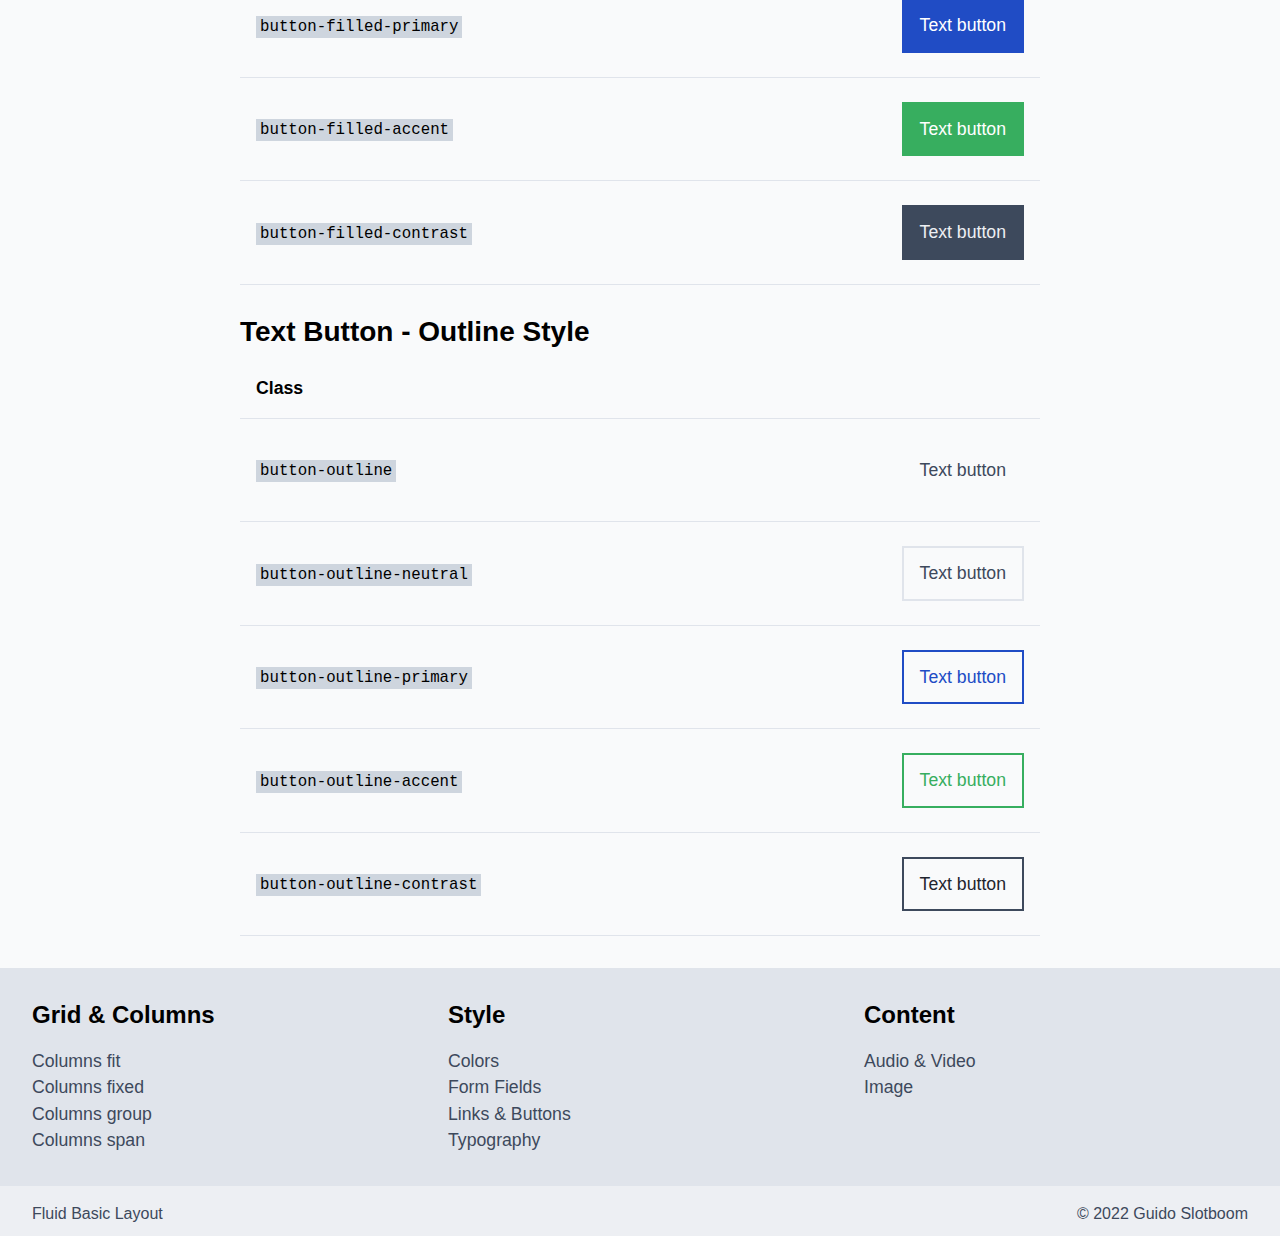
<file: links-buttons.html>
<!DOCTYPE html>
<html>
<head>
    <title>Fluid Basic Layout</title>
    <meta name="viewport" content="width=device-width, initial-scale=1">
    <link rel="stylesheet" href="assets/css/reset.css">
    <link rel="stylesheet" href="assets/css/variables.css">
    <link rel="stylesheet" href="assets/css/layout.css">
    <link rel="stylesheet" href="assets/css/base.css">
    <link rel="stylesheet" href="assets/css/typography.css">
    <link rel="stylesheet" href="assets/css/theme.css">
    <link rel="stylesheet" href="assets/css/utilities.css">
</head>
<body>
<div class="page">
    <header class="page__header">
        <div class="header__row">
            <div class="flex">
                <a class="logo" href="index.html">Logo</a>
                <div>
                    <nav>
                        <a href="colors.html">Colors</a>
                        <a href="image.html">Image</a>
                        <a href="typography.html">Typography</a>
                    </nav>
                </div>
            </div>
        </div>
    </header>
    <div class="page__content">

        <div class="content__row">
            
            <div class="grid grid-cols">
                <div class="col col-3-span-8">
                    <h1>Links &amp; Buttons</h1>
                    
                    <ul>
                        <li><a href="#text-link">Text link</a></li>
                        <li><a href="#text-button">Text button</a></li>
                    </ul>
                </div>
            </div>

            <div class="grid grid-cols">
                <div class="col col-3-span-8">
                    <h2 id="text-link">Text link</h2>

                    <p>Here will be an introductory text.</p>

                    <ul class="list-style-none theme-example-list">
                        <li><strong>Class</strong></li>
                        <li>
                            <span class="theme-example-class">-</span>
                            <a class="link" href="https://github.com/guidoslotboom2">Text link</a>
                        </li>
                        <li>
                            <span class="theme-example-class"><code>link</code></span>
                            <a class="link" href="https://github.com/guidoslotboom2">Text link</a>
                        </li>
                        <li>
                            <span class="theme-example-class"><code>link-primary</code></span>
                            <a class="link-primary" href="https://github.com/guidoslotboom2">Text link</a>
                        </li>
                        <li>
                            <span class="theme-example-class"><code>link-accent</code></span>
                            <a class="link-accent" href="https://github.com/guidoslotboom2">Text link</a>
                        </li>
                        <li>
                            <span class="theme-example-class"><code>link-neutral</code></span>
                            <a class="link-neutral" href="https://github.com/guidoslotboom2">Text link</a>
                        </li>
                        <li>
                            <span class="theme-example-class"><code>link-contrast</code></span>
                            <a class="link-contrast" href="https://github.com/guidoslotboom2">Text link</a>
                        </li>
                    </ul>
                </div>
            </div>

            <div class="grid grid-cols">
                <div class="col col-3-span-8">
                    <h2 id="text-button">Text Button</h2>

                    <p>Here will be an introductory text.</p>

                    <h3>Text Button - Base Style</h3>

                    <ul class="list-style-none theme-example-list">
                        <li><strong>Class</strong></li>
                        <li>
                            <span class="theme-example-class"><code>button</code></span>
                            <a class="button" href="https://github.com/guidoslotboom2">Text button</a>
                        </li>
                    </ul>

                    <h3>Text Button - Outline Style</h3>

                    <ul class="list-style-none theme-example-list">
                        <li><strong>Class</strong></li>
                        <li>
                            <span class="theme-example-class"><code>button-filled</code></span>
                            <a class="button-filled" href="https://github.com/guidoslotboom2">Text button</a>
                        </li>
                        <li>
                            <span class="theme-example-class"><code>button-filled-neutral</code></span>
                            <a class="button-filled-neutral" href="https://github.com/guidoslotboom2">Text button</a>
                        </li>
                        <li>
                            <span class="theme-example-class"><code>button-filled-primary</code></span>
                            <a class="button-filled-primary" href="https://github.com/guidoslotboom2">Text button</a>
                        </li>
                        <li>
                            <span class="theme-example-class"><code>button-filled-accent</code></span>
                            <a class="button-filled-accent" href="https://github.com/guidoslotboom2">Text button</a>
                        </li>
                        <li>
                            <span class="theme-example-class"><code>button-filled-contrast</code></span>
                            <a class="button-filled-contrast" href="https://github.com/guidoslotboom2">Text button</a>
                        </li>
                    </ul>

                    <h3>Text Button - Outline Style</h3>

                    <ul class="list-style-none theme-example-list">
                        <li><strong>Class</strong></li>
                        <li>
                            <span class="theme-example-class"><code>button-outline</code></span>
                            <a class="button button-outline" href="https://github.com/guidoslotboom2">Text button</a>
                        </li>
                        <li>
                            <span class="theme-example-class"><code>button-outline-neutral</code></span>
                            <a class="button button-outline-neutral" href="https://github.com/guidoslotboom2">Text button</a>
                        </li>
                        <li>
                            <span class="theme-example-class"><code>button-outline-primary</code></span>
                            <a class="button button-outline-primary" href="https://github.com/guidoslotboom2">Text button</a>
                        </li>
                        <li>
                            <span class="theme-example-class"><code>button-outline-accent</code></span>
                            <a class="button button-outline-accent" href="https://github.com/guidoslotboom2">Text button</a>
                        </li>
                        <li>
                            <span class="theme-example-class"><code>button-outline-contrast</code></span>
                            <a class="button button-outline-contrast" href="https://github.com/guidoslotboom2">Text button</a>
                        </li>
                    </ul>
                </div>
            </div>
        </div>

    </div>
    <footer class="page__footer">

        <div class="footer__row">
            <div class="grid grid-cols">
                <div class="col col-span-4">
                    <h4>Grid &amp; Columns</h4>
                    <ul>
                        <li><a href="columns-fit.html">Columns fit</a></li>
                        <li><a href="columns-fixed.html">Columns fixed</a></li>
                        <li><a href="columns-group.html">Columns group</a></li>
                        <li><a href="columns-span.html">Columns span</a></li>
                    </ul>
                </div>
                <div class="col col-span-4">
                    <h4>Style</h4>
                    <ul>
                        <li><a href="colors.html">Colors</a></li>
                        <li><a href="form-fields.html">Form Fields</a></li>
                        <li><a href="links-buttons.html">Links &amp; Buttons</a></li>
                        <li><a href="typography.html">Typography</a></li>
                    </ul>
                </div>
                <div class="col col-span-4">
                    <h4>Content</h4>
                    <ul>
                        <li><a href="audio-video.html">Audio &amp; Video</a></li>
                        <li><a href="image.html">Image</a></li>
                    </ul>
                </div>
            </div>
        </div>

        <div class="footer__row">
            <div class="flex">
                <div>
                    <a href="https://github.com/guidoslotboom/fluid-basic-layout" target="_blank">Fluid Basic Layout</a>
                </div>
                <div>
                    <a href="https://github.com/guidoslotboom" target="_blank">© 2022 Guido Slotboom</a>
                </div>
            </div>
        </div>

    </footer>
</div>
</body>
</html>
</file>
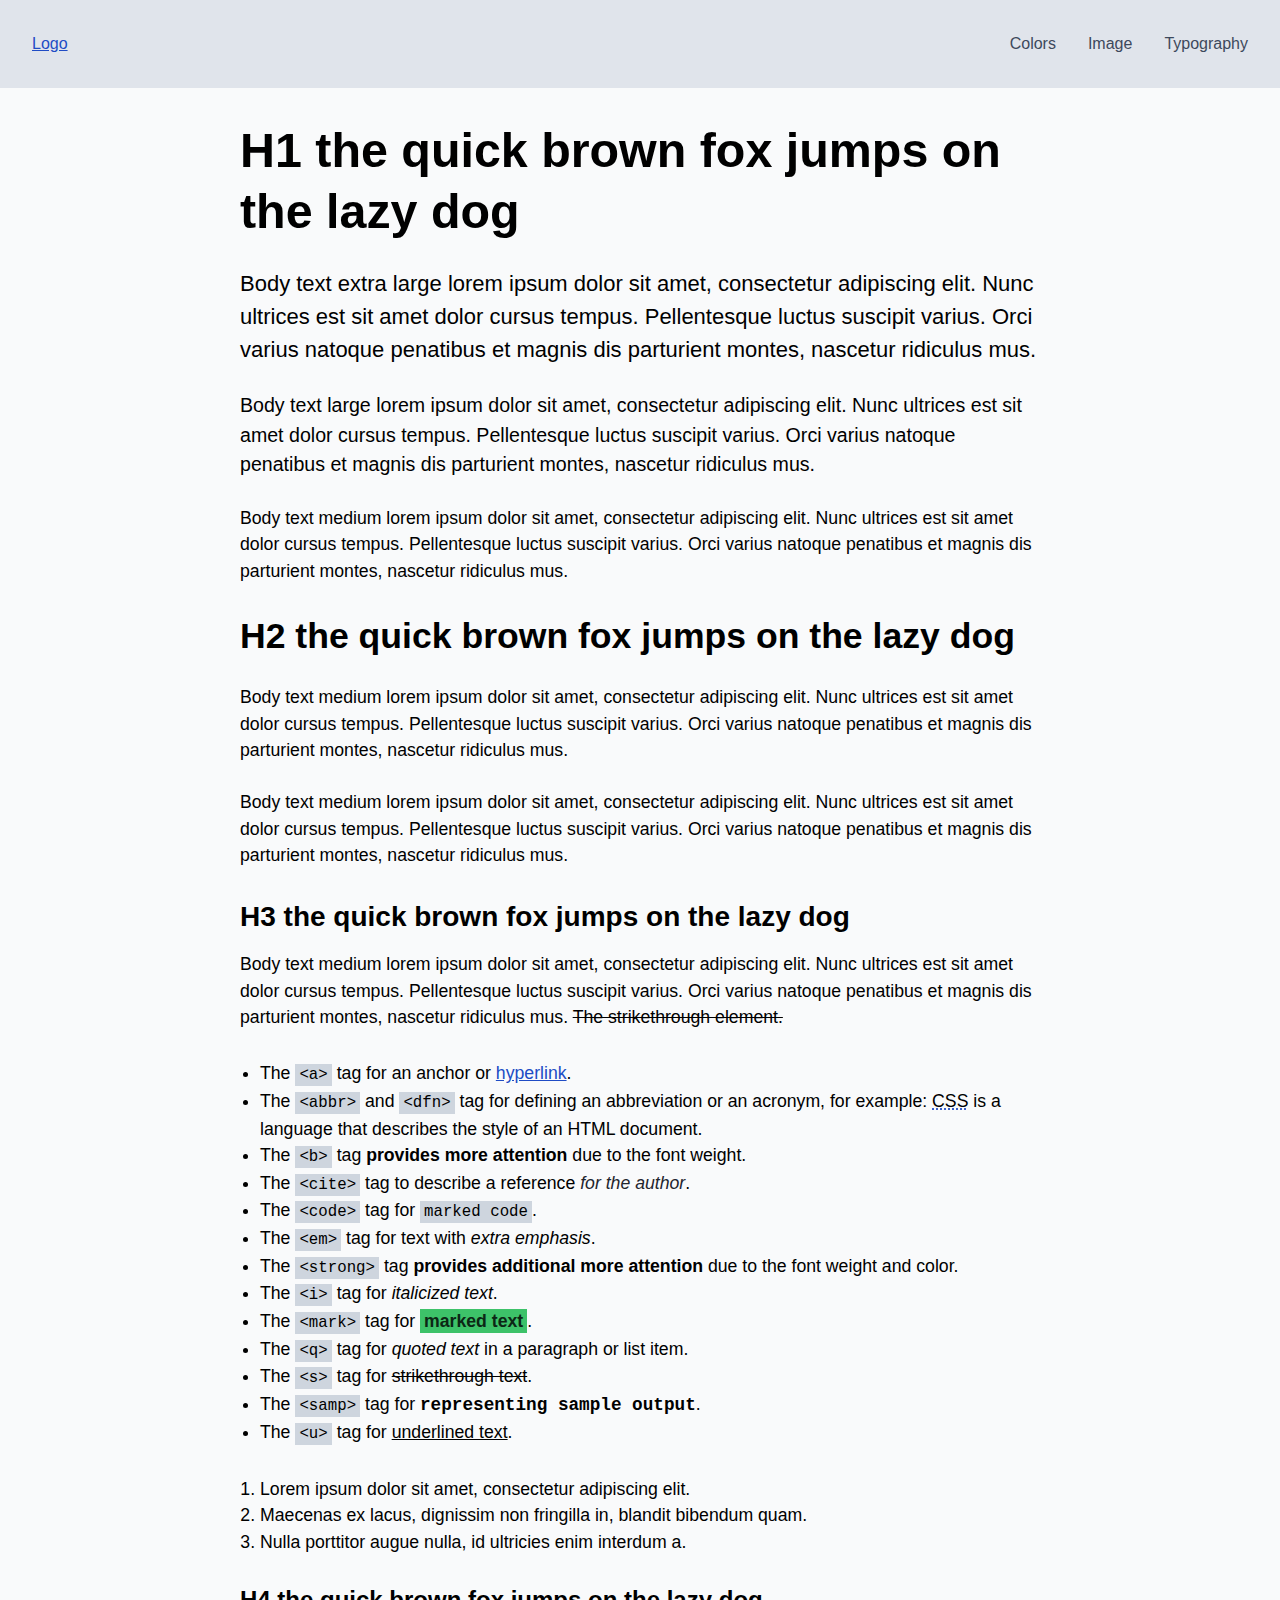
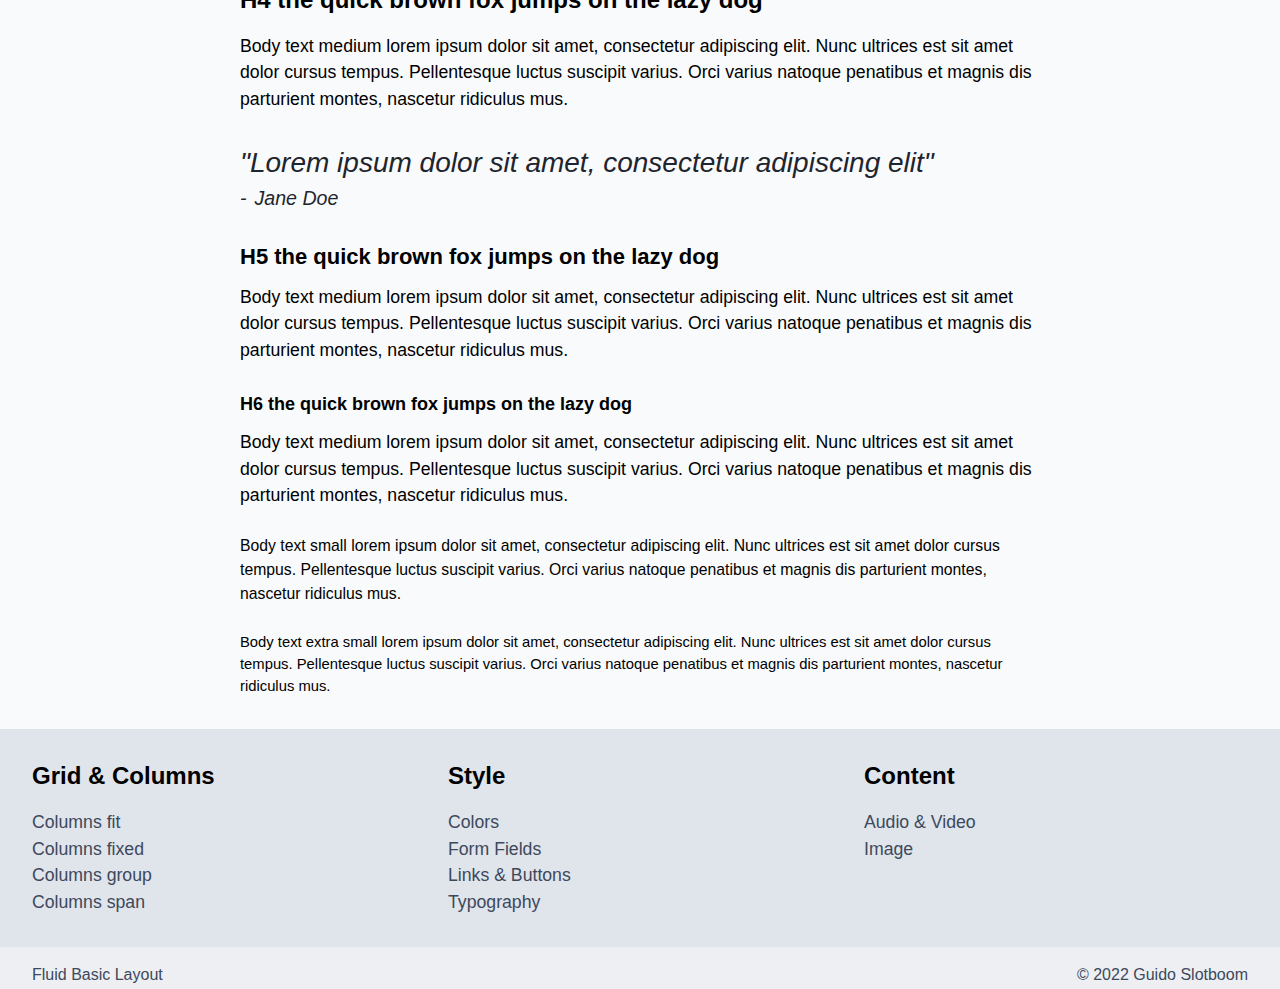
<file: typography.html>
<!DOCTYPE html>
<html>
<head>
    <title>Fluid Basic Layout</title>
    <meta name="viewport" content="width=device-width, initial-scale=1">
    <link rel="stylesheet" href="assets/css/reset.css">
    <link rel="stylesheet" href="assets/css/variables.css">
    <link rel="stylesheet" href="assets/css/layout.css">
    <link rel="stylesheet" href="assets/css/base.css">
    <link rel="stylesheet" href="assets/css/typography.css">
    <link rel="stylesheet" href="assets/css/theme.css">
    <link rel="stylesheet" href="assets/css/utilities.css">
</head>
<body>
<div class="page">
    <header class="page__header">
        <div class="header__row">
            <div class="flex">
                <a class="logo" href="index.html">Logo</a>
                <div>
                    <nav>
                        <a href="colors.html">Colors</a>
                        <a href="image.html">Image</a>
                        <a href="typography.html">Typography</a>
                    </nav>
                </div>
            </div>
        </div>
    </header>
    <div class="page__content">
        <div class="content__row">
            
            <div class="grid grid-cols">
                <div class="col col-3-span-8">

                    <h1>H1 the quick brown fox jumps on the lazy dog</h1>

                    <p class="text-xl">Body text extra large lorem ipsum dolor sit amet, consectetur adipiscing elit. Nunc ultrices est sit amet dolor cursus tempus. Pellentesque luctus suscipit varius. Orci varius natoque penatibus et magnis dis parturient montes, nascetur ridiculus mus.</p>
                    
                    <p class="text-lg">Body text large lorem ipsum dolor sit amet, consectetur adipiscing elit. Nunc ultrices est sit amet dolor cursus tempus. Pellentesque luctus suscipit varius. Orci varius natoque penatibus et magnis dis parturient montes, nascetur ridiculus mus.</p>

                    <p>Body text medium lorem ipsum dolor sit amet, consectetur adipiscing elit. Nunc ultrices est sit amet dolor cursus tempus. Pellentesque luctus suscipit varius. Orci varius natoque penatibus et magnis dis parturient montes, nascetur ridiculus mus.</p>

                    <h2>H2 the quick brown fox jumps on the lazy dog</h2>

                    <p>Body text medium lorem ipsum dolor sit amet, consectetur adipiscing elit. Nunc ultrices est sit amet dolor cursus tempus. Pellentesque luctus suscipit varius. Orci varius natoque penatibus et magnis dis parturient montes, nascetur ridiculus mus.</p>

                    <p>Body text medium lorem ipsum dolor sit amet, consectetur adipiscing elit. Nunc ultrices est sit amet dolor cursus tempus. Pellentesque luctus suscipit varius. Orci varius natoque penatibus et magnis dis parturient montes, nascetur ridiculus mus.</p>

                    <h3>H3 the quick brown fox jumps on the lazy dog</h3>

                    <p>Body text medium lorem ipsum dolor sit amet, consectetur adipiscing elit. Nunc ultrices est sit amet dolor cursus tempus. Pellentesque luctus suscipit varius. Orci varius natoque penatibus et magnis dis parturient montes, nascetur ridiculus mus. <s>The strikethrough element.</s></p>

                    <ul>
                        <li>The <code>&lt;a&gt;</code> tag for an <a>anchor</a> or <a href="typography.html">hyperlink</a>.</li>
                        <li>The <code>&lt;abbr&gt;</code> and <code>&lt;dfn&gt;</code> tag for defining an abbreviation or an acronym, for example: <dfn><abbr title="Cascading Style Sheets">CSS</abbr> is a language that describes the style of an HTML document</dfn>.</li>
                        <li>The <code>&lt;b&gt;</code> tag <b>provides more attention</b> due to the font weight.</li>
                        <li>The <code>&lt;cite&gt;</code> tag to describe a reference <cite>for the author</cite>.</li>
                        <li>The <code>&lt;code&gt;</code> tag for <code>marked code</code>.</li>
                        <li>The <code>&lt;em&gt;</code> tag for text with <em>extra emphasis</em>.</li>
                        <li>The <code>&lt;strong&gt;</code> tag <strong>provides additional more attention</strong> due to the font weight and color.</li>
                        <li>The <code>&lt;i&gt;</code> tag for <i>italicized text</i>.</li>
                        <li>The <code>&lt;mark&gt;</code> tag for <mark>marked text</mark>.</li>
                        <li>The <code>&lt;q&gt;</code> tag for <i>quoted text</i> in a paragraph or list item.</li>
                        <li>The <code>&lt;s&gt;</code> tag for <s>strikethrough text</s>.</li>
                        <li>The <code>&lt;samp&gt;</code> tag for <samp>representing sample output</samp>.</li>
                        <li>The <code>&lt;u&gt;</code> tag for <u>underlined text</u>.</li>
                    </ul>

                    <ol>
                        <li>Lorem ipsum dolor sit amet, consectetur adipiscing elit.</li>
                        <li>Maecenas ex lacus, dignissim non fringilla in, blandit bibendum quam.</li>
                        <li>Nulla porttitor augue nulla, id ultricies enim interdum a.</li>
                    </ol>

                    <h4>H4 the quick brown fox jumps on the lazy dog</h4>

                    <p>Body text medium lorem ipsum dolor sit amet, consectetur adipiscing elit. Nunc ultrices est sit amet dolor cursus tempus. Pellentesque luctus suscipit varius. Orci varius natoque penatibus et magnis dis parturient montes, nascetur ridiculus mus.</p>

                    <blockquote>
                        <span>Lorem ipsum dolor sit amet, consectetur adipiscing elit</span>
                        <cite>Jane Doe</cite>
                    </blockquote>

                    <h5>H5 the quick brown fox jumps on the lazy dog</h5>

                    <p>Body text medium lorem ipsum dolor sit amet, consectetur adipiscing elit. Nunc ultrices est sit amet dolor cursus tempus. Pellentesque luctus suscipit varius. Orci varius natoque penatibus et magnis dis parturient montes, nascetur ridiculus mus.</p>

                    <h6>H6 the quick brown fox jumps on the lazy dog</h6>

                    <p>Body text medium lorem ipsum dolor sit amet, consectetur adipiscing elit. Nunc ultrices est sit amet dolor cursus tempus. Pellentesque luctus suscipit varius. Orci varius natoque penatibus et magnis dis parturient montes, nascetur ridiculus mus.</p>
                    
                    <p class="text-sm">Body text small lorem ipsum dolor sit amet, consectetur adipiscing elit. Nunc ultrices est sit amet dolor cursus tempus. Pellentesque luctus suscipit varius. Orci varius natoque penatibus et magnis dis parturient montes, nascetur ridiculus mus.</p>

                    <p class="text-xs">Body text extra small lorem ipsum dolor sit amet, consectetur adipiscing elit. Nunc ultrices est sit amet dolor cursus tempus. Pellentesque luctus suscipit varius. Orci varius natoque penatibus et magnis dis parturient montes, nascetur ridiculus mus.</p>

                </div>
            </div>

        </div>
    </div>
    <footer class="page__footer">

        <div class="footer__row">
            <div class="grid grid-cols">
                <div class="col col-span-4">
                    <h4>Grid &amp; Columns</h4>
                    <ul>
                        <li><a href="columns-fit.html">Columns fit</a></li>
                        <li><a href="columns-fixed.html">Columns fixed</a></li>
                        <li><a href="columns-group.html">Columns group</a></li>
                        <li><a href="columns-span.html">Columns span</a></li>
                    </ul>
                </div>
                <div class="col col-span-4">
                    <h4>Style</h4>
                    <ul>
                        <li><a href="colors.html">Colors</a></li>
                        <li><a href="form-fields.html">Form Fields</a></li>
                        <li><a href="links-buttons.html">Links &amp; Buttons</a></li>
                        <li><a href="typography.html">Typography</a></li>
                    </ul>
                </div>
                <div class="col col-span-4">
                    <h4>Content</h4>
                    <ul>
                        <li><a href="audio-video.html">Audio &amp; Video</a></li>
                        <li><a href="image.html">Image</a></li>
                    </ul>
                </div>
            </div>
        </div>

        <div class="footer__row">
            <div class="flex">
                <div>
                    <a href="https://github.com/guidoslotboom/fluid-basic-layout" target="_blank">Fluid Basic Layout</a>
                </div>
                <div>
                    <a href="https://github.com/guidoslotboom" target="_blank">© 2022 Guido Slotboom</a>
                </div>
            </div>
        </div>

    </footer>
</div>
</body>
</html>
</file>
<file: assets/css/variables.css>
/*****
 ***
 ***   Variables: Root
 ***
*****/

:root {
    font-size: 62.5%; /* Because 62.5% of 16px is 10px. Which makes 1rem = 10px. */
    --font-size-body: 1.6rem;
    --relative-size: 1rem;

    /*** Values for Fluid Layout Spaces: margin, padding and gap ***/
    --layout-space: clamp(2rem, 2.5vw, 4.8rem);
    --layout-space-xl: calc(var(--layout-space) * 4);
    --layout-space-lg: calc(var(--layout-space) * 2);
    --layout-space-md: var(--layout-space);
    --layout-space-sm: calc(var(--layout-space) / 2);
    --layout-space-xs: calc(var(--layout-space) / 4);

    /*** Values for Fluid Content Spaces: margin & padding ***/
    --content-space: clamp(2rem, 2vw, 2.8rem);
    --content-space-xl: calc(var(--content-space) + 0.8rem);
    --content-space-lg: calc(var(--content-space) + 0.4rem);
    --content-space-md: var(--content-space);
    --content-space-sm: calc(var(--content-space) - 0.8rem);
    --content-space-xs: calc(var(--content-space) - 1.2rem);

    /*** Values for Fluid Element Spaces: padding ***/
    --element-space-xl: clamp(1.6rem, 1.5vw, 2.4rem);
    --element-space-lg: clamp(1.2rem, 1.5vw, 1.6rem);
    --element-space-md: clamp(0.8rem, 1.5vw, 1.2rem);
    --element-space-sm: clamp(0.4rem, 1.5vw, 0.8rem);
    --element-space-xs: clamp(0.2rem, 1.5vw, 0.4rem);

    /*** Values for Fixed Spaces: margin & padding ***/
    --fixed-space-xl: 3.2rem;
    --fixed-space-lg: 1.6rem;
    --fixed-space-md: 0.8rem;
    --fixed-space-sm: 0.4rem;
    --fixed-space-xs: 0.2rem;

    /*** Values for Fluid Typography ***/
    --font-size-h1: clamp(3.2rem, 3vw + var(--relative-size), 5.6rem);
    --font-size-h2: clamp(2.6rem, 2vw + var(--relative-size), 4rem);
    --font-size-h3: clamp(2.2rem, 1.5vw + var(--relative-size), 2.8rem);
    --font-size-h4: clamp(1.8rem, 1.25vw + var(--relative-size), 2.4rem);
    --font-size-h5: clamp(1.6rem, 1.125vw + var(--relative-size), 2.2rem);
    --font-size-h6: clamp(1.4rem, 1vw + var(--relative-size), 1.8rem);

    --font-size-xl: clamp(1.8rem, 1vw + var(--relative-size), 2.2rem);
    --font-size-lg: clamp(1.7rem, 0.75vw + var(--relative-size), 2.0rem);
    --font-size-md: clamp(1.6rem, 0.6vw + var(--relative-size), 1.8rem);
    --font-size-sm: clamp(1.4rem, 0.45vw + var(--relative-size), 1.6rem);
    --font-size-xs: clamp(1.3rem, 0.375vw + var(--relative-size), 1.5rem);

    /*** Values for Typography ***/
    --line-height-lg: 1.75;
    --line-height-md: 1.5;
    --line-height-sm: 1.25;

    --font-weight-abbr: 300;
    --font-weight-body: 400;
    --font-weight-heading: 700;
    --font-weight-link: 700;
    --font-weight-bold: 700;
    --font-weight-strong: 900;

    --font-family-body: sans-serif;
    --font-family-heading: sans-serif;
}

/*****
 ***
 ***    Variables: Themes
 ***
*****/

body {
    --white: hsla(0, 0%, 100%, 100%);
    --white-80: hsla(0, 0%, 100%, 80%);
    --white-60: hsla(0, 0%, 100%, 60%);
    --white-40: hsla(0, 0%, 100%, 40%);
    --white-20: hsla(0, 0%, 100%, 20%);
    --white-0: hsla(0, 0%, 100%, 0%);
    --black: hsla(0, 0%, 0%, 100%);
    --black-80: hsla(0, 0%, 0%, 80%);
    --black-60: hsla(0, 0%, 0%, 60%);
    --black-40: hsla(0, 0%, 0%, 40%);
    --black-20: hsla(0, 0%, 0%, 20%);
    --black-0: hsla(0, 0%, 0%, 0%);
}

@media (prefers-color-scheme: dark) {
    body {
        /*** Color Palette: Primary ***/
        --color-primary: 192, 100%;
        --color-primary-10: hsla(var(--color-primary), 96%, 100%);
        --color-primary-20: hsla(var(--color-primary), 84%, 100%);
        --color-primary-30: hsla(var(--color-primary), 72%, 100%);
        --color-primary-40: hsla(var(--color-primary), 56%, 100%);
        --color-primary-50: hsla(var(--color-primary), 44%, 100%);
        --color-primary-60: hsla(var(--color-primary), 8%, 100%);
        --color-primary-70: hsla(var(--color-primary), 4%, 100%);
        
        /*** Color Palette: Secondary ***/
        --color-secondary: 288, 100%;
        --color-secondary-10: hsla(var(--color-secondary), 96%, 100%);
        --color-secondary-20: hsla(var(--color-secondary), 88%, 100%);
        --color-secondary-30: hsla(var(--color-secondary), 80%, 100%);
        --color-secondary-40: hsla(var(--color-secondary), 70%, 100%);
        --color-secondary-50: hsla(var(--color-secondary), 60%, 100%);
        --color-secondary-60: hsla(var(--color-secondary), 10%, 100%);
        --color-secondary-70: hsla(var(--color-secondary), 5%, 100%);
        
        /*** Color Palette: Accent ***/
        --color-accent: 164, 100%;
        --color-accent-10: hsla(var(--color-accent), 92%, 100%);
        --color-accent-20: hsla(var(--color-accent), 84%, 100%);
        --color-accent-30: hsla(var(--color-accent), 72%, 100%);
        --color-accent-40: hsla(var(--color-accent), 48%, 100%);
        --color-accent-50: hsla(var(--color-accent), 40%, 100%);
        --color-accent-60: hsla(var(--color-accent), 8%, 100%);
        --color-accent-70: hsla(var(--color-accent), 4%, 100%);
        
        /*** Color Palette: Neutral ***/
        --color-neutral: 224, 80%;
        --color-neutral-10: hsla(var(--color-neutral), 12%, 100%);
        --color-neutral-20: hsla(var(--color-neutral), 16%, 100%);
        --color-neutral-30: hsla(var(--color-neutral), 32%, 100%);
        --color-neutral-40: hsla(var(--color-neutral), 44%, 100%);
        --color-neutral-50: hsla(var(--color-neutral), 76%, 100%);
        --color-neutral-60: hsla(var(--color-neutral), 84%, 100%);
        --color-neutral-70: hsla(var(--color-neutral), 92%, 100%);

        /*** Color Scheme: Alternating colors for dark and light ***/
        --color-scheme: 0, 0%;
        --color-scheme-base: hsl(var(--color-scheme), 100%);
        --color-scheme-contrast: hsl(var(--color-scheme), 0%);
        --color-scheme-body: hsl(var(--color-neutral), 24%);
    }
}

@media (prefers-color-scheme: light) {
    body {
        /*** Color Palette: Primary ***/
        --color-primary: 224, 72%;
        --color-primary-10: hsla(var(--color-primary), 95%, 100%);
        --color-primary-20: hsla(var(--color-primary), 90%, 100%);
        --color-primary-30: hsla(var(--color-primary), 55%, 100%);
        --color-primary-40: hsla(var(--color-primary), 45%, 100%);
        --color-primary-50: hsla(var(--color-primary), 30%, 100%);
        --color-primary-60: hsla(var(--color-primary), 20%, 100%);
        --color-primary-70: hsla(var(--color-primary), 10%, 100%);
        
        /*** Color Palette: Secondary ***/
        --color-secondary: 284, 80%;
        --color-secondary-10: hsla(var(--color-secondary), 95%, 100%);
        --color-secondary-20: hsla(var(--color-secondary), 90%, 100%);
        --color-secondary-30: hsla(var(--color-secondary), 55%, 100%);
        --color-secondary-40: hsla(var(--color-secondary), 45%, 100%);
        --color-secondary-50: hsla(var(--color-secondary), 35%, 100%);
        --color-secondary-60: hsla(var(--color-secondary), 20%, 100%);
        --color-secondary-70: hsla(var(--color-secondary), 10%, 100%);
        
        /*** Color Palette: Accent ***/
        --color-accent: 140, 52%;
        --color-accent-10: hsla(var(--color-accent), 95%, 100%);
        --color-accent-20: hsla(var(--color-accent), 85%, 100%);
        --color-accent-30: hsla(var(--color-accent), 50%, 100%);
        --color-accent-40: hsla(var(--color-accent), 45%, 100%);
        --color-accent-50: hsla(var(--color-accent), 35%, 100%);
        --color-accent-60: hsla(var(--color-accent), 20%, 100%);
        --color-accent-70: hsla(var(--color-accent), 10%, 100%);
        
        /*** Color Palette: Neutral ***/
        --color-neutral: 216, 20%;
        --color-neutral-10: hsla(var(--color-neutral), 94%, 100%);
        --color-neutral-20: hsla(var(--color-neutral), 90%, 100%);
        --color-neutral-30: hsla(var(--color-neutral), 84%, 100%);
        --color-neutral-40: hsla(var(--color-neutral), 65%, 100%);
        --color-neutral-50: hsla(var(--color-neutral), 50%, 100%);
        --color-neutral-60: hsla(var(--color-neutral), 30%, 100%);
        --color-neutral-70: hsla(var(--color-neutral), 15%, 100%);
        
        /*** Color Scheme: Alternating colors for dark and light ***/
        --color-scheme: 0, 0%;
        --color-scheme-base: hsl(var(--color-scheme), 0%);
        --color-scheme-contrast: hsl(var(--color-scheme), 100%);
        --color-scheme-body: hsl(var(--color-neutral), 98%);
    }
}

/*****
 ***
 ***    Variables: Media Queries, 2 steps
 ***
*****/

@media only screen and (min-width: 1120px) {
    :root {
        /*** ***/
        --row-width: 139.2rem;

        /*** ***/
        --auto-fit-lg: 512px;
        --auto-fit-md: 320px;
        --auto-fit-sm: 240px;
    }
}

@media only screen and (max-width: 1119px) {
    :root {
        /*** ***/
        --row-width: 100%;

        /*** ***/
        --auto-fit-lg: 400px;
        --auto-fit-md: 280px;
        --auto-fit-sm: 224px;
    }
}

/*****
 ***
 ***    Variables: Layout
 ***
*****/

@media only screen and (min-width: 960px) {
    :root {
        --grid-cols-number: 12;
    }
}

@media only screen and (max-width: 959px) {
    :root {
        --grid-cols-number: 6;
    }
}
</file>
<file: assets/css/layout.css>
/*****
 ***
 ***   Layout: Frame
 ***
*****/

.page__header,
.page__content,
.page__footer {
    width: 100%;
}

/*****
 ***
 ***   Layout: Row
 ***
*****/

.header__row,
.content__row,
.image__row,
.footer__row {
    width: 100%;
}

:is(.header__row, .content__row, .footer__row) > div {
    width: 100%;
    max-width: var(--row-width);
    padding: var(--layout-space-md);
    margin: 0 auto;
    gap: var(--layout-space-md);
}

/*****
 ***
 ***   Layout: Grid Fit Columns
 ***
*****/

.grid-cols-fit-lg {
    grid-template-columns: repeat(auto-fit, minmax(min(var(--auto-fit-lg), 100%), 1fr));
}

.grid-cols-fit-md {
    grid-template-columns: repeat(auto-fit, minmax(min(var(--auto-fit-md), 100%), 1fr));
}

.grid-cols-fit-sm {
    grid-template-columns: repeat(auto-fit, minmax(min(var(--auto-fit-sm), 100%), 1fr));
}

/*****
 ***
 ***   Layout: Grid Columns & Span
 ***
*****/

.grid-cols {
    grid-template-columns: repeat(var(--grid-cols-number), 1fr);
}

/*** ***/

.col-span-12 {
    grid-column: span 12;
}

.col-span-11 {
    grid-column: span 11;
}

.col-span-10 {
    grid-column: span 10;
}

.col-span-9 {
    grid-column: span 9;
}

.col-span-8 {
    grid-column: span 8;
}

.col-span-7 {
    grid-column: span 7;
}

.col-span-6 {
    grid-column: span 6;
}

.col-span-5 {
    grid-column: span 5;
}

.col-span-4 {
    grid-column: span 4;
}

.col-span-3 {
    grid-column: span 3;
}

.col-span-2 {
    grid-column: span 2;
}

.col-span-1 {
    grid-column: span 1;
}

/*** ***/

.col-2-span-10 {
    grid-column: 2 / span 10;
}

.col-3-span-8 {
    grid-column: 3 / span 8;
}

.col-4-span-6 {
    grid-column: 4 / span 6;
}

@media only screen and (max-width: 959px) {

    .col-span-12,
    .col-span-11,
    .col-span-10,
    .col-span-9,
    .col-span-8,
    .col-span-7,
    .col-span-6,
    .col-span-5,
    .col-span-4,
    .col-span-3,
    .col-span-2,
    .col-span-1,
    .col-2-span-10,
    .col-3-span-8,
    .col-4-span-6 {
        grid-column: span 6;
    }
}

/*****
 ***
 ***   Layout: Grid Colums Group
 ***
*****/

@media only screen and (min-width: 1120px) {

    .cols-span-2 .col {
        grid-column: span 2;
    }
}

@media only screen and (max-width: 1119px) and (min-width: 960px) {

    .cols-span-2 .col {
        grid-column: span 4;
    }
}

@media only screen and (min-width: 960px) {

    .cols-span-6 .col {
        grid-column: span 6;
    }

    .cols-span-3 .col {
        grid-column: span 3;
    }
}

@media only screen and (max-width: 959px) and (min-width: 800px) {

    .cols-span-6 .col {
        grid-column: span 3;
    }
}

@media only screen and (max-width: 959px) and (min-width: 560px) {

    .cols-span-2 .col {
        grid-column: span 2;
    }
}

@media only screen and (max-width: 959px)  {

    .cols-span-3 .col {
        grid-column: span 3;
    }
}

@media only screen and (max-width: 799px) {

    .cols-span-6 .col {
        grid-column: span 6;
    }
}

@media only screen and (max-width: 559px) {

    .cols-span-2 .col {
        grid-column: span 3;
    }
}

/*****
 ***
 ***   Layout: Grid Columns Fixed
 ***
*****/

.grid-cols-1 {
    grid-template-columns: repeat(1, 1fr);
}

.grid-cols-2 {
    grid-template-columns: repeat(2, 1fr);
}

.grid-cols-3 {
    grid-template-columns: repeat(3, 1fr);
}

.grid-cols-4 {
    grid-template-columns: repeat(4, 1fr);
}

.grid-cols-6 {
    grid-template-columns: repeat(6, 1fr);
}

@media only screen and (max-width: 959px) {

    .grid-cols-3 {
        grid-template-columns: repeat(1, 1fr);
    }

    .grid-cols-4 {
        grid-template-columns: repeat(2, 1fr);
    }

    .grid-cols-6 {
        grid-template-columns: repeat(3, 1fr);
    }
}

@media only screen and (max-width: 799px) {
    
    .grid-cols-3 {
        grid-template-columns: repeat(1, 1fr);
    }
}
</file>
<file: assets/css/base.css>
/*****
 ***
 ***   Base: Button
 ***
*****/

[class*="button"] {
    display: inline-block;
    margin-block: var(--fixed-space-md);
}

[class*="button"]:not(:only-of-type):first-child {
    margin-right: var(--fixed-space-lg);
}

[class*="button-filled"],
[class*="button-outline"] {
    padding: var(--element-space-md) var(--element-space-lg);
}

/*****
 ***
 ***   Base: Blockquote
 ***
*****/

blockquote span {
    display: block;
}

blockquote span::before, q::before {
    content: "\"";
}

blockquote span::after, q::after {
    content: "\"";
}

blockquote cite::before {
    margin-right: var(--layout-space-xs);
    content: "-";
}

/*****
 ***
 ***   Base: Figure, Figcaption & Image
 ***
*****/

figure {
    text-align: left;
}

figcaption {
    display: inline-block;
    padding: var(--fixed-space-md) var(--fixed-space-lg);
}

img {
    display: block;
    object-fit: cover;
}

figure img {
    width: 100%;
}

figure a img {
    padding: var(--fixed-space-md);
}

figure:has(a) {
    text-align: center;
}

figure:has(a) figcaption {
    padding: var(--fixed-space-sm) var(--fixed-space-md);
    margin-top: var(--layout-space-xs);
}

figure:has(img + figcaption) figcaption {
    display: block;
}

figure a:focus {
    outline-width: var(--fixed-space-xs);
    outline-offset: 0rem;
}

/*****
 ***
 ***   Base: List
 ***
*****/

.content__row ul {
    margin-left: 2rem;
    list-style: disc;
}

.content__row ol {
    margin-left: 2rem;
    list-style: decimal;
}

:where(.header__row, .footer__row) ul,
:where(.header__row, .footer__row) ol {
    list-style: none;
}

/*****
 ***
 ***   Work In Progress
 ***
*****/

code, mark {
    padding: var(--fixed-space-xs) var(--fixed-space-sm);
}
</file>
<file: assets/css/typography.css>
/*****
 ***
 ***   Typography: Font, Size & Color
 ***
*****/

body {
    font-family: var(--font-family-body, sans-serif);
    font-size: var(--font-size-body, 1.6rem);
    font-weight: var(--font-weight-body, 400);
    line-height: var(--line-height-md, 1.5);
}

h1, h2, h3, h4, h5, h6 {
    font-family: var(--font-family-heading, sans-serif);
    font-weight: var(--font-weight-heading, 400);
    line-height: var(--line-height-sm, 1.25);
}

h1 {
    font-size: var(--font-size-h1, 3.2rem);
}

h2 {
    font-size: var(--font-size-h2, 2.6rem);
}

h3 {
    font-size: var(--font-size-h3, 2.2rem);
}

h4 {
    font-size: var(--font-size-h4, 1.8rem);
}

h5 {
    font-size: var(--font-size-h5, 1.6rem);
}

h6 {
    font-size: var(--font-size-h6, 1.4rem);
}

p, li {
    font-size: var(--font-size-md, 1.6rem);
}

b {
    font-weight: var(--font-weight-bold, 700);
}

strong {
    font-weight: var(--font-weight-strong, 900);
}

cite, em, i, q {
    font-style: italic;
}

a:link {
    text-decoration: underline;
}

abbr {
    font-weight: var(--font-weight-abbr, 300);
    text-decoration: underline dotted;
    text-decoration-color: var(--color-primary-40);
    text-underline-offset: 0.2rem;
}

code {
    font-family: monospace;
    font-size: var(--font-size-sm, 1.4rem);
}

mark {
    font-weight: 600;    
}

u {
    text-decoration: underline;
}

s {
    text-decoration: line-through;
}

samp {
    font-family: monospace;
    font-weight: var(--font-weight-bold, 700);
}

small {
    font-size: var(--font-size-sm, 1.4rem);
}

figcaption {
    font-size: var(--font-size-xs, 1.3rem);
}

/*****
 ***
 ***   Typography: Anchor & States
 ***
*****/

a:hover {
    text-underline-offset: var(--fixed-space-xs);
}

a:focus {
    outline-width: 0.2rem;
    outline-offset: var(--fixed-space-xs);
}

.button:focus {
    outline-width: 0.2rem;
}

/*****
 ***
 ***   Typography: Blockquote
 ***
*****/

blockquote span {
    font-style: italic;
}

blockquote span {
    font-size: clamp(2.2rem, 1.5vw + var(--relative-size), 2.8rem);
}

blockquote cite {
    font-size: var(--font-size-lg, 1.8rem);
}

/*****
 ***
 ***   Typography: Space
 ***
*****/

.col > * + * {
	margin-top: var(--content-space-lg);
}

.col > p + p {
	margin-top: var(--content-space-md);
}

.col > :is(h1, h2) + * {
	margin-top: var(--content-space-md);
}

.col > :is(h3, h4) + * {
	margin-top: var(--content-space-sm);
}

.col > :is(h5, h6) + * {
	margin-top: var(--content-space-xs);
}
</file>
<file: assets/css/theme.css>
/*****
 ***
 ***   Theme: Layout
 ***
*****/

.header__row .flex,
.footer__row .flex {
    flex-direction: row;
    justify-content: space-between;
}

/*****
 ***
 ***   Theme: Color
 ***
*****/

body {
    background-color: var(--color-scheme-body);
    color: var(--color-scheme-base);
}

.page__header {
    background-color: var(--color-neutral-20);
}

.page__footer > div:nth-child(even) {
    background-color: var(--color-neutral-10);
}

.page__footer > div:nth-child(odd) {
    background-color: var(--color-neutral-20);
}

.content__row.show-grid .grid .col:nth-child(even) {
    background-color: var(--color-neutral-30);
}

.content__row.show-grid .grid .col:nth-child(odd) {
    background-color: var(--color-neutral-50);
}

/*****
 ***
 ***   Theme: Nav
 ***
*****/

header nav {
    display: flex;
    gap: var(--layout-space-md);
}

header nav a:link,
header nav a:visited {
    color: var(--color-neutral-60);
    text-decoration: none;
}

header nav a:hover {
    color: var(--color-scheme-base);
    text-decoration: underline;
}

/*****
 ***
 ***   Theme: Footer
 ***
*****/

.page__footer > div:nth-child(even) .flex {
    padding-block: var(--layout-space-sm);
}

footer a:link,
footer a:visited {
    color: var(--color-neutral-60);
    text-decoration: none;
}

footer a:hover {
    color: var(--color-scheme-base);
    text-decoration: underline;
}

/*****
 ***
 ***   Theme: Text Colors
 ***
*****/

.bg-neutral-10,
.bg-neutral-20,
.bg-neutral-30,
.bg-neutral-40 {
    color: var(--color-scheme-base);
}

.bg-primary-30,
.bg-primary-40,
.bg-primary-50,
.bg-secondary-30,
.bg-secondary-40,
.bg-secondary-50,
.bg-neutral-60,
.bg-neutral-70,
.bg-neutral-50  {
    color: var(--color-scheme-contrast);
}

.bg-primary-60,
.bg-primary-70,
.bg-secondary-70,
.bg-secondary-60,
.bg-accent-60,
.bg-accent-70 {
    color: var(--white);
}

.bg-primary-10,
.bg-primary-20,
.bg-secondary-10,
.bg-secondary-20,
.bg-accent-10,
.bg-accent-20,
.bg-accent-30,
.bg-accent-40,
.bg-accent-50 {
    color: var(--black);
}

/*****
 ***
 ***   Theme: Blockquote
 ***
*****/

blockquote span,
cite {
    color: var(--color-neutral-70);
}

/*****
 ***
 ***   Theme: Code
 ***
*****/

code {
    color: var(--color-scheme-base);
}

/*****
 ***
 ***   Theme: Link
 ***
*****/

a:link,
a:visited {
    color: var(--color-primary-40);
}

a:hover {
    color: var(--color-primary-50);
}

a:focus {
    color: var(--color-primary-30);
    outline-color: var(--color-primary-40);
    outline-style: solid;
}

/*** Link: Primary ***/

.link-primary:link {
    color: var(--color-primary-40);
}

.link-primary:hover {
    color: var(--color-primary-50);
}

/*** Link: Accent ***/

.link-accent:link {
    color: var(--color-accent-40);
}

.link-accent:hover {
    color: var(--color-accent-50);
}

/*** Link: Neutral ***/

.link-neutral:link {
    color: var(--color-neutral-60);
}

.link-neutral:hover {
    color: var(--color-neutral-50);
}

/*** Link: Contrast ***/

.link-contrast:link {
    color: var(--color-scheme-base);
}

.link-contrast:hover {
    color: var(--color-neutral-50);
}

/*****
 ***
 ***   Theme: Button
 ***
*****/

[class*="button-filled"],
[class*="button-outline"] {
    border-width: 0.2rem;
    border-color: transparent;
    border-style: solid;
    background-color: transparent;
}

[class*="button-filled"]:link,
[class*="button-outline"]:link {
    color: var(--color-neutral-60);
    text-decoration: none;
}

[class*="button-filled"]:hover,
[class*="button-outline"]:hover {
    color: var(--color-scheme-base);
    text-decoration: underline;
}

.button-filled:hover {
    border-color: var(--color-neutral-30);
    background-color: var(--color-neutral-30);
}

.button-outline:hover {
    border-color: var(--color-neutral-30);
    background-color: transparent;
}

/*** Button: Primary ***/

.button-filled-primary:link {
    border-color: var(--color-primary-40);
    background-color: var(--color-primary-40);
    color: var(--color-scheme-contrast);
}

.button-outline-primary:link {
    border-color: var(--color-primary-40);
    background-color: transparent;
    color: var(--color-primary-40);
}

.button-filled-primary:hover,
.button-outline-primary:hover {
    border-color: var(--color-primary-50);
    background-color: var(--color-primary-50);
    color: var(--color-scheme-contrast);
}

/*** Button: Accent ***/

.button-filled-accent:link {
    border-color: var(--color-accent-40);
    background-color: var(--color-accent-40);
    color: var(--color-scheme-contrast);
}

.button-outline-accent:link {
    border-color: var(--color-accent-40);
    background-color: transparent;
    color: var(--color-accent-40);
}

.button-filled-accent:hover,
.button-outline-accent:hover {
    border-color: var(--color-accent-50);
    background-color: var(--color-accent-50);
    color: var(--color-scheme-contrast);
}

/*** Button: Neutral ***/

.button-filled-neutral:link {
    border-color: var(--color-neutral-20);
    background-color: var(--color-neutral-20);
    color: var(--color-neutral-60);
}

.button-outline-neutral:link {
    border-color: var(--color-neutral-20);
    background-color: transparent;
    color: var(--color-neutral-60);
}

.button-filled-neutral:hover,
.button-outline-neutral:hover {
    border-color: var(--color-neutral-30);
    background-color: var(--color-neutral-30);
    color: var(--color-scheme-base);
}

/*** Button: Contrast ***/

.button-filled-contrast:link {
    border-color: var(--color-neutral-60);
    background-color: var(--color-neutral-60);
    color: var(--color-neutral-10);
}

.button-outline-contrast:link {
    border-color: var(--color-neutral-60);
    background-color: transparent;
    color: var(--color-neutral-70);
}

.button-filled-contrast:hover,
.button-outline-contrast:hover {
    border-color: var(--color-neutral-50);
    background-color: var(--color-neutral-50);
    color: var(--color-neutral-10);
}

/*****
 ***
 ***   Theme: Figure, Figcaption & Image
 ***
*****/

img {
    background-color: var(--color-neutral-20);
}

figcaption {
    color: var(--color-neutral-60);
}

figure a {
    display: block;
}

figure figcaption {
    background-color: var(--color-neutral-20);
}

figure a:hover img,
figure a:hover + figcaption,
figure:has(img + figcaption) figcaption {
    background-color: var(--color-neutral-30);
}

figure a:focus {
    outline-color: var(--color-primary-40);
}

/*****
 ***
 ***   Theme: Examples
 ***
*****/

.theme-example-list li {
    padding-block: var(--fixed-space-lg);
    padding-inline: var(--fixed-space-lg);
    border-bottom: 1px solid var(--color-neutral-20);
    display: flex;
    align-items: center;
    justify-content: space-between;
}

.theme-example-list li:first-child {
    padding-top: var(--fixed-space-md);
}

/* .theme-example-list li > *:last-child {
    max-width: 320px;
} */

.colors {
    display: flex;
    flex-wrap: wrap;
}

.colors + .colors {
    margin: 0;
}

.colors > * {
    height: 6.4rem;
    width: 14.285%;
    display: flex;
    align-items: center;
    justify-content: center;
    font-size: var(--font-size-xs, 1.3rem);
}

/*****
 ***
 ***   Work In Progress
 ***
*****/



/*** Form ***/

input,
select {
    border-style: solid;
    color: var(--color-scheme-base);
    transition: all 100ms ease-out, outline 50ms ease-out;
}

input:not([type="checkbox"], [type="radio"]),
select {
    padding: var(--element-space-md) var(--element-space-lg);
}

input:not([type="color"], [type="checkbox"], [type="radio"]),
select {
    border-color: var(--color-neutral-60);
    background-color: var(--color-scheme-body);
}

input:not([type="color"], [type="button"], [type="reset"], [type="submit"]),
select {
    border-width: 1px;
    border-radius: 0.4rem;
    box-shadow: 0px 1px 0px var(--color-neutral-50), 0px 0px 2px var(--color-neutral-20);
}

input:not([type="color"], [type="button"], [type="reset"], [type="submit"]):hover,
select:hover {
    border-color: var(--color-neutral-70);
    box-shadow: 0px 3px 0px var(--color-neutral-40), 0px 3px 12px var(--color-neutral-20);
}

input:not([type="color"], [type="button"], [type="reset"], [type="submit"]):focus,
select:focus {
    border-color: var(--color-neutral-70);
    box-shadow: none;
}

input:not([type="color"], [type="button"], [type="reset"], [type="submit"]):disabled,
select:disabled {
    border-color: var(--color-neutral-40);
    background-color: var(--color-neutral-30);
    box-shadow: 0px 1px 0px var(--color-neutral-40), 0px 0px 2px var(--color-neutral-20);
    color: var(--color-neutral-60);
}

/*** Checkbox & Radio ***/

input[type="checkbox"],
input[type="radio"] {
    height: 2.8rem;
    width: 2.8rem;
    position: relative;
}

input:checked:after {
    content: " ";
    height: 1.6rem;
    width: 1.6rem;
    top: 0.5rem;
    left: 0.5rem;
    background-color: var(--color-primary-40);
    position: absolute;
}

input[type="checkbox"] {
    border-radius: 0.2rem;
}

input[type="radio"],
input[type="radio"]:after {
    border-radius: 100%;
}

input::placeholder {
    color: var(--color-neutral-50);
}

input:focus,
select:focus {
    outline-color: var(--color-primary-40);
    outline-style: solid;
    outline-width: var(--fixed-space-xs);
    outline-offset: var(--fixed-space-sm);
}

/*** Button, Reset & Submit ***/

input[type="button"],
input[type="reset"],
input[type="submit"] {
    border-width: 2px;
    border-color: var(--color-primary-40);
    background-color: var(--color-primary-40);
    color: var(--color-scheme-contrast);
}

input[type="date"],
input[type="datetime-local"],
input[type="month"],
input[type="time"],
input[type="week"] {
    align-items: center;
}

input[type="file"] {
    padding-inline: var(--element-space-md);
}

input[type="color"] {
    height: 4rem;
    width: 3.6rem;
    padding: 0;
    border: 0;
    box-shadow: none;
    appearance: none;
}


/*** ***/

@media (prefers-color-scheme: dark) {

    code {
        background-color: var(--color-neutral-40);
    }
    
    mark {
        background-color: var(--color-accent-40);
        color: var(--color-accent-70);
    }

    input {
        color-scheme: dark;
    }
}

@media (prefers-color-scheme: light) {

    code {
        background-color: var(--color-neutral-30);
    }
    
    mark {
        background-color: var(--color-accent-30);
        color: var(--color-accent-70);
    }
}
</file>
<file: assets/css/utilities.css>
/*****
 ***
 ***    Utilities: Aspect ratio 
 ***
*****/

.ratio-square {
    aspect-ratio: 1 / 1;
}

.ratio-classic {
    aspect-ratio: 4 / 3;
}

.ratio-rectangle {
    aspect-ratio: 4 / 2;
}

.ratio-wide {
    aspect-ratio: 16 / 9;
}

.ratio-cinema {
    aspect-ratio: 2.35 / 1;
}

.ratio-panorama {
    aspect-ratio: 4 / 1;
}

[aspect-ratio="1/1"] {
    aspect-ratio: 1 / 1;
}

[aspect-ratio="2/1"] {
    aspect-ratio: 2 / 1;
}

[aspect-ratio="3/1"] {
    aspect-ratio: 3 / 1;
}

[aspect-ratio="3/2"] {
    aspect-ratio: 3 / 2;
}

[aspect-ratio="4/1"] {
    aspect-ratio: 4 / 1;
}

[aspect-ratio="4/3"] {
    aspect-ratio: 4 / 3;
}

[aspect-ratio="5/1"] {
    aspect-ratio: 5 / 1;
}

[aspect-ratio="5/4"] {
    aspect-ratio: 5 / 4;
}

[aspect-ratio="6/1"] {
    aspect-ratio: 6 / 1;
}

[aspect-ratio="16/9"] {
    aspect-ratio: 16 / 9;
}

[aspect-ratio="16/10"] {
    aspect-ratio: 16 / 10;
}

/*****
 ***
 ***    Utilities: Background Colors
 ***
*****/

.bg-primary-10 {
    background-color: var(--color-primary-10);
}

.bg-primary-20 {
    background-color: var(--color-primary-20);
}

.bg-primary-30 {
    background-color: var(--color-primary-30);
}

.bg-primary-40 {
    background-color: var(--color-primary-40);
}

.bg-primary-50 {
    background-color: var(--color-primary-50);
}

.bg-primary-60 {
    background-color: var(--color-primary-60);
}

.bg-primary-70 {
    background-color: var(--color-primary-70);
}

.bg-secondary-10 {
    background-color: var(--color-secondary-10);
}

.bg-secondary-20 {
    background-color: var(--color-secondary-20);
}

.bg-secondary-30 {
    background-color: var(--color-secondary-30);
}

.bg-secondary-40 {
    background-color: var(--color-secondary-40);
}

.bg-secondary-50 {
    background-color: var(--color-secondary-50);
}

.bg-secondary-60 {
    background-color: var(--color-secondary-60);
}

.bg-secondary-70 {
    background-color: var(--color-secondary-70);
}

.bg-accent-10 {
    background-color: var(--color-accent-10);
}

.bg-accent-20 {
    background-color: var(--color-accent-20);
}

.bg-accent-30 {
    background-color: var(--color-accent-30);
}

.bg-accent-40 {
    background-color: var(--color-accent-40);
}

.bg-accent-50 {
    background-color: var(--color-accent-50);
}

.bg-accent-60 {
    background-color: var(--color-accent-60);
}

.bg-accent-70 {
    background-color: var(--color-accent-70);
}

.bg-neutral-10 {
    background-color: var(--color-neutral-10);
}

.bg-neutral-20 {
    background-color: var(--color-neutral-20);
}

.bg-neutral-30 {
    background-color: var(--color-neutral-30);
}

.bg-neutral-40 {
    background-color: var(--color-neutral-40);
}

.bg-neutral-50 {
    background-color: var(--color-neutral-50);
}

.bg-neutral-60 {
    background-color: var(--color-neutral-60);
}

.bg-neutral-70 {
    background-color: var(--color-neutral-70);
}

/*****
 ***
 ***   Utilities: Layout
 ***
*****/

.flex {
    display: flex;
}

.grid {
    display: grid;
}

/*****
 ***
 ***   Utilities: List
 ***
*****/

ul.list-style-none,
ol.list-style-none {
    margin-left: 0;
    list-style: none;
}

/*****
 ***
 ***   Utilities: Margin
 ***
*****/

.mx-c-xs {
    margin-inline: var(--content-space-xs);
}

.mx-c-sm {
    margin-inline: var(--content-space-sm);
}

.mx-c-md {
    margin-inline: var(--content-space-md);
}

.mx-c-lg {
    margin-inline: var(--content-space-lg);
}

.mx-c-xl {
    margin-inline: var(--content-space-xl);
}

.my-c-xs {
    margin-inline: var(--content-space-xs);
}

.my-c-sm {
    margin-block: var(--content-space-sm);
}

.my-c-md {
    margin-block: var(--content-space-md);
}

.my-c-lg {
    margin-block: var(--content-space-lg);
}

.my-c-xl {
    margin-block: var(--content-space-xl);
}

.m-c-xs {
    margin: var(--content-space-xs);
}

.m-c-sm {
    margin: var(--content-space-sm);
}

.m-c-md {
    margin: var(--content-space-md);
}

.m-c-lg {
    margin: var(--content-space-lg);
}

.m-c-xl {
    margin: var(--content-space-xl);
}

.mx-f-xs {
    margin-inline: var(--fixed-space-xs);
}

.mx-f-sm {
    margin-inline: var(--fixed-space-sm);
}

.mx-f-md {
    margin-inline: var(--fixed-space-md);
}

.mx-f-lg {
    margin-inline: var(--fixed-space-lg);
}

.mx-f-xl {
    margin-inline: var(--fixed-space-xl);
}

.my-f-xs {
    margin-inline: var(--fixed-space-xs);
}

.my-f-sm {
    margin-block: var(--fixed-space-sm);
}

.my-f-md {
    margin-block: var(--fixed-space-md);
}

.my-f-lg {
    margin-block: var(--fixed-space-lg);
}

.my-f-xl {
    margin-block: var(--fixed-space-xl);
}

.m-f-xs {
    margin: var(--fixed-space-xs);
}

.m-f-sm {
    margin: var(--fixed-space-sm);
}

.m-f-md {
    margin: var(--fixed-space-md);
}

.m-f-lg {
    margin: var(--fixed-space-lg);
}

.m-f-xl {
    margin: var(--fixed-space-xl);
}

.mx-l-xs {
    margin-inline: var(--layout-space-xs);
}

.mx-l-sm {
    margin-inline: var(--layout-space-sm);
}

.mx-l-md {
    margin-inline: var(--layout-space-md);
}

.mx-l-lg {
    margin-inline: var(--layout-space-lg);
}

.mx-l-xl {
    margin-inline: var(--layout-space-xl);
}

.my-l-xs {
    margin-inline: var(--layout-space-xs);
}

.my-l-sm {
    margin-block: var(--layout-space-sm);
}

.my-l-md {
    margin-block: var(--layout-space-md);
}

.my-l-lg {
    margin-block: var(--layout-space-lg);
}

.my-l-xl {
    margin-block: var(--layout-space-xl);
}

.m-l-xs {
    margin: var(--layout-space-xs);
}

.m-l-sm {
    margin: var(--layout-space-sm);
}

.m-l-md {
    margin: var(--layout-space-md);
}

.m-l-lg {
    margin: var(--layout-space-lg);
}

.m-l-xl {
    margin: var(--layout-space-xl);
}

/*****
 ***
 ***   Utilities: Padding
 ***
*****/

.px-c-xs {
    padding-inline: var(--content-space-xs);
}

.px-c-sm {
    padding-inline: var(--content-space-sm);
}

.px-c-md {
    padding-inline: var(--content-space-md);
}

.px-c-lg {
    padding-inline: var(--content-space-lg);
}

.px-c-xl {
    padding-inline: var(--content-space-xl);
}

.py-c-xs {
    padding-inline: var(--content-space-xs);
}

.py-c-sm {
    padding-block: var(--content-space-sm);
}

.py-c-md {
    padding-block: var(--content-space-md);
}

.py-c-lg {
    padding-block: var(--content-space-lg);
}

.py-c-xl {
    padding-block: var(--content-space-xl);
}

.p-c-xs {
    padding: var(--content-space-xs);
}

.p-c-sm {
    padding: var(--content-space-sm);
}

.p-c-md {
    padding: var(--content-space-md);
}

.p-c-lg {
    padding: var(--content-space-lg);
}

.p-c-xl {
    padding: var(--content-space-xl);
}

.px-f-xs {
    padding-inline: var(--fixed-space-xs);
}

.px-f-sm {
    padding-inline: var(--fixed-space-sm);
}

.px-f-md {
    padding-inline: var(--fixed-space-md);
}

.px-f-lg {
    padding-inline: var(--fixed-space-lg);
}

.px-f-xl {
    padding-inline: var(--fixed-space-xl);
}

.py-f-xs {
    padding-inline: var(--fixed-space-xs);
}

.py-f-sm {
    padding-block: var(--fixed-space-sm);
}

.py-f-md {
    padding-block: var(--fixed-space-md);
}

.py-f-lg {
    padding-block: var(--fixed-space-lg);
}

.py-f-xl {
    padding-block: var(--fixed-space-xl);
}

.p-f-xs {
    padding: var(--fixed-space-xs);
}

.p-f-sm {
    padding: var(--fixed-space-sm);
}

.p-f-md {
    padding: var(--fixed-space-md);
}

.p-f-lg {
    padding: var(--fixed-space-lg);
}

.p-f-xl {
    padding: var(--fixed-space-xl);
}

.px-l-xs {
    padding-inline: var(--layout-space-xs);
}

.px-l-sm {
    padding-inline: var(--layout-space-sm);
}

.px-l-md {
    padding-inline: var(--layout-space-md);
}

.px-l-lg {
    padding-inline: var(--layout-space-lg);
}

.px-l-xl {
    padding-inline: var(--layout-space-xl);
}

.py-l-xs {
    padding-inline: var(--layout-space-xs);
}

.py-l-sm {
    padding-block: var(--layout-space-sm);
}

.py-l-md {
    padding-block: var(--layout-space-md);
}

.py-l-lg {
    padding-block: var(--layout-space-lg);
}

.py-l-xl {
    padding-block: var(--layout-space-xl);
}

.p-l-xs {
    padding: var(--layout-space-xs);
}

.p-l-sm {
    padding: var(--layout-space-sm);
}

.p-l-md {
    padding: var(--layout-space-md);
}

.p-l-lg {
    padding: var(--layout-space-lg);
}

.p-l-xl {
    padding: var(--layout-space-xl);
}

/*****
 ***
 ***    Utilities: Typography
 ***
*****/

.text-xl {
    font-size: var(--font-size-xl, 1.8rem);
}

.text-lg {
    font-size: var(--font-size-lg, 1.7rem);
}

.text-md {
    font-size: var(--font-size-md, 1.6rem);
}

.text-sm {
    font-size: var(--font-size-sm, 1.4rem);
}

.text-xs {
    font-size: var(--font-size-xs, 1.3rem);
}

.text-left {
    text-align: left;
}

.text-center {
    text-align: center;
}

.text-right {
    text-align: right;
}

.text-code {
    font-family: monospace;
}

.text-primary-10 {
    color: var(--color-primary-10);
}

.text-primary-20 {
    color: var(--color-primary-20);
}

.text-primary-30 {
    color: var(--color-primary-30);
}

.text-primary-40 {
    color: var(--color-primary-40);
}

.text-primary-50 {
    color: var(--color-primary-50);
}

.text-primary-60 {
    color: var(--color-primary-60);
}

.text-primary-70 {
    color: var(--color-primary-70);
}

.text-secondary-10 {
    color: var(--color-secondary-10);
}

.text-secondary-20 {
    color: var(--color-secondary-20);
}

.text-secondary-30 {
    color: var(--color-secondary-30);
}

.text-secondary-40 {
    color: var(--color-secondary-40);
}

.text-secondary-50 {
    color: var(--color-secondary-50);
}

.text-secondary-60 {
    color: var(--color-secondary-60);
}

.text-secondary-70 {
    color: var(--color-secondary-70);
}

.text-accent-10 {
    color: var(--color-accent-10);
}

.text-accent-20 {
    color: var(--color-accent-20);
}

.text-accent-30 {
    color: var(--color-accent-30);
}

.text-accent-40 {
    color: var(--color-accent-40);
}

.text-accent-50 {
    color: var(--color-accent-50);
}

.text-accent-60 {
    color: var(--color-accent-60);
}

.text-accent-70 {
    color: var(--color-accent-70);
}

.text-neutral-10 {
    color: var(--color-neutral-10);
}

.text-neutral-20 {
    color: var(--color-neutral-20);
}

.text-neutral-30 {
    color: var(--color-neutral-30);
}

.text-neutral-40 {
    color: var(--color-neutral-40);
}

.text-neutral-50 {
    color: var(--color-neutral-50);
}

.text-neutral-60 {
    color: var(--color-neutral-60);
}

.text-neutral-70 {
    color: var(--color-neutral-70);
}

.text-base {
    color: var(--color-scheme-base);
}

.text-contrast {
    color: var(--color-scheme-contrast);
}

/*****
 ***
 ***   Work In Progress
 ***
*****/
</file>
